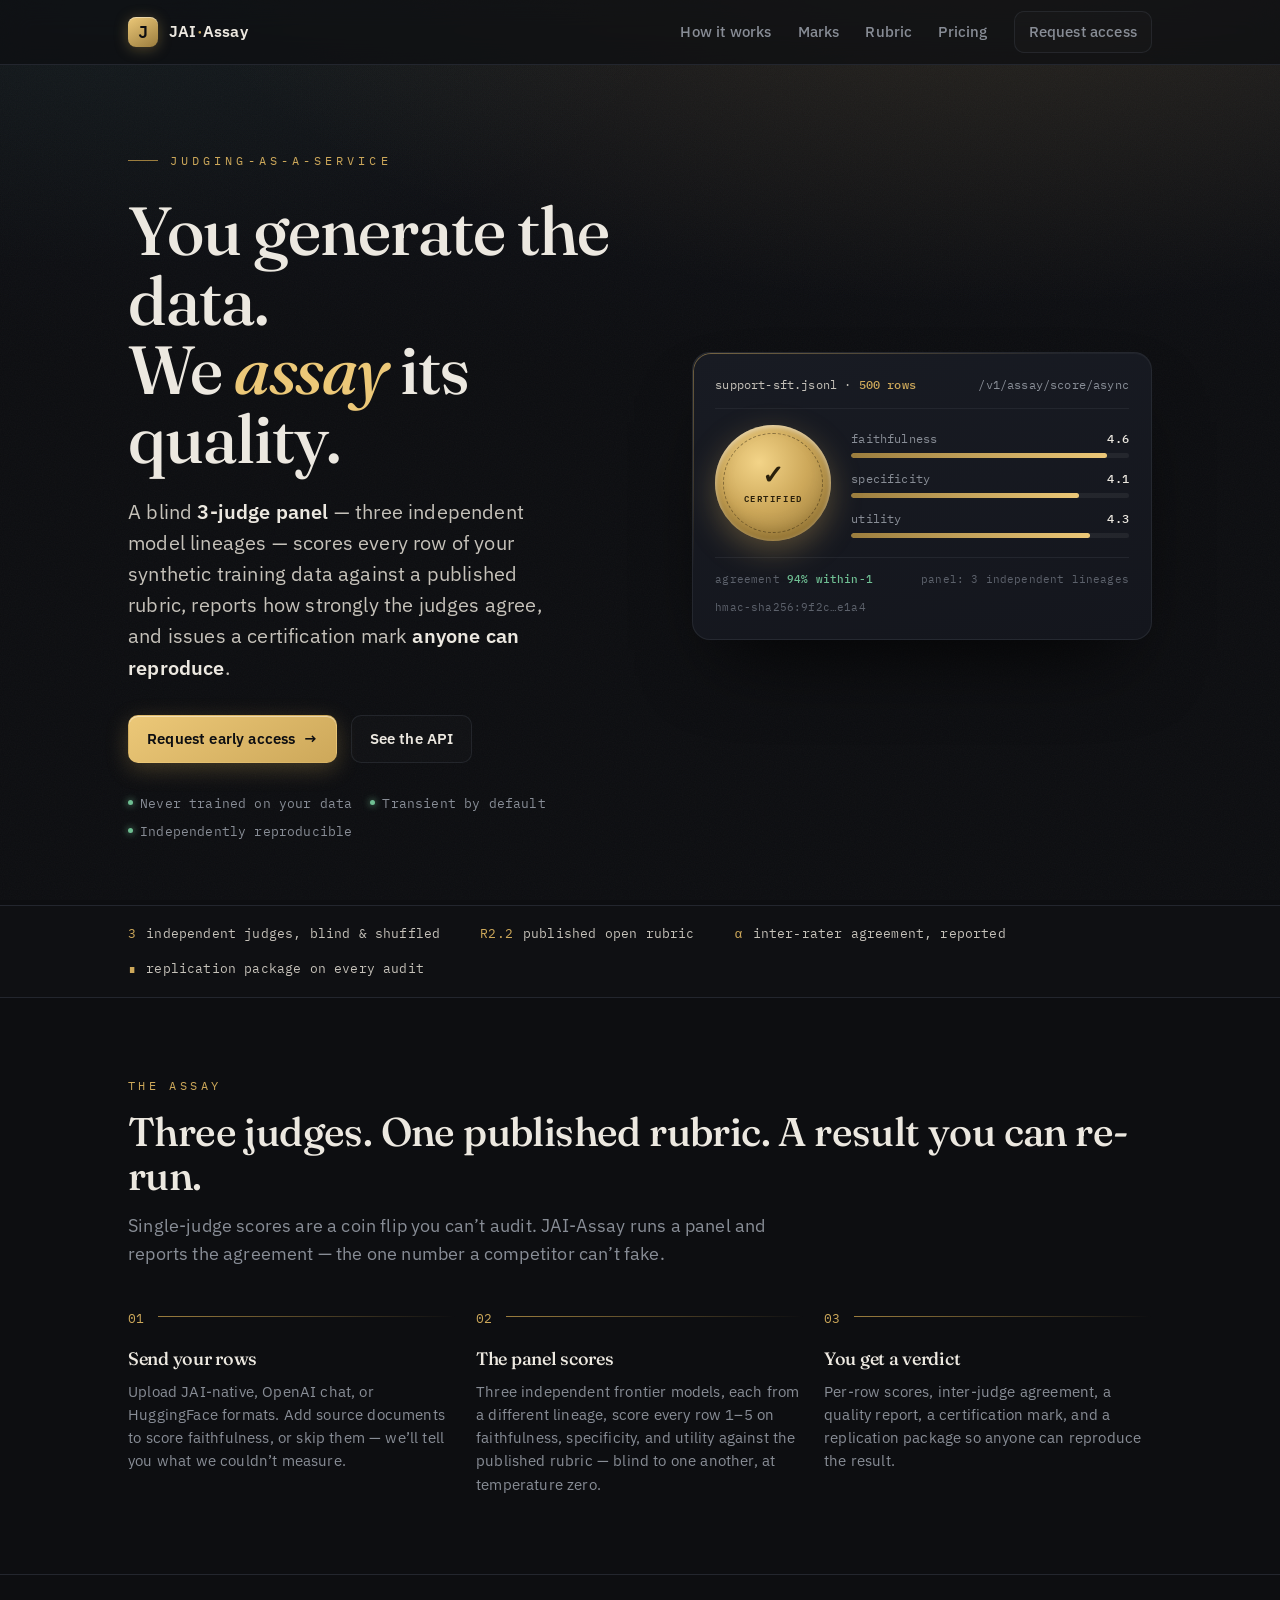
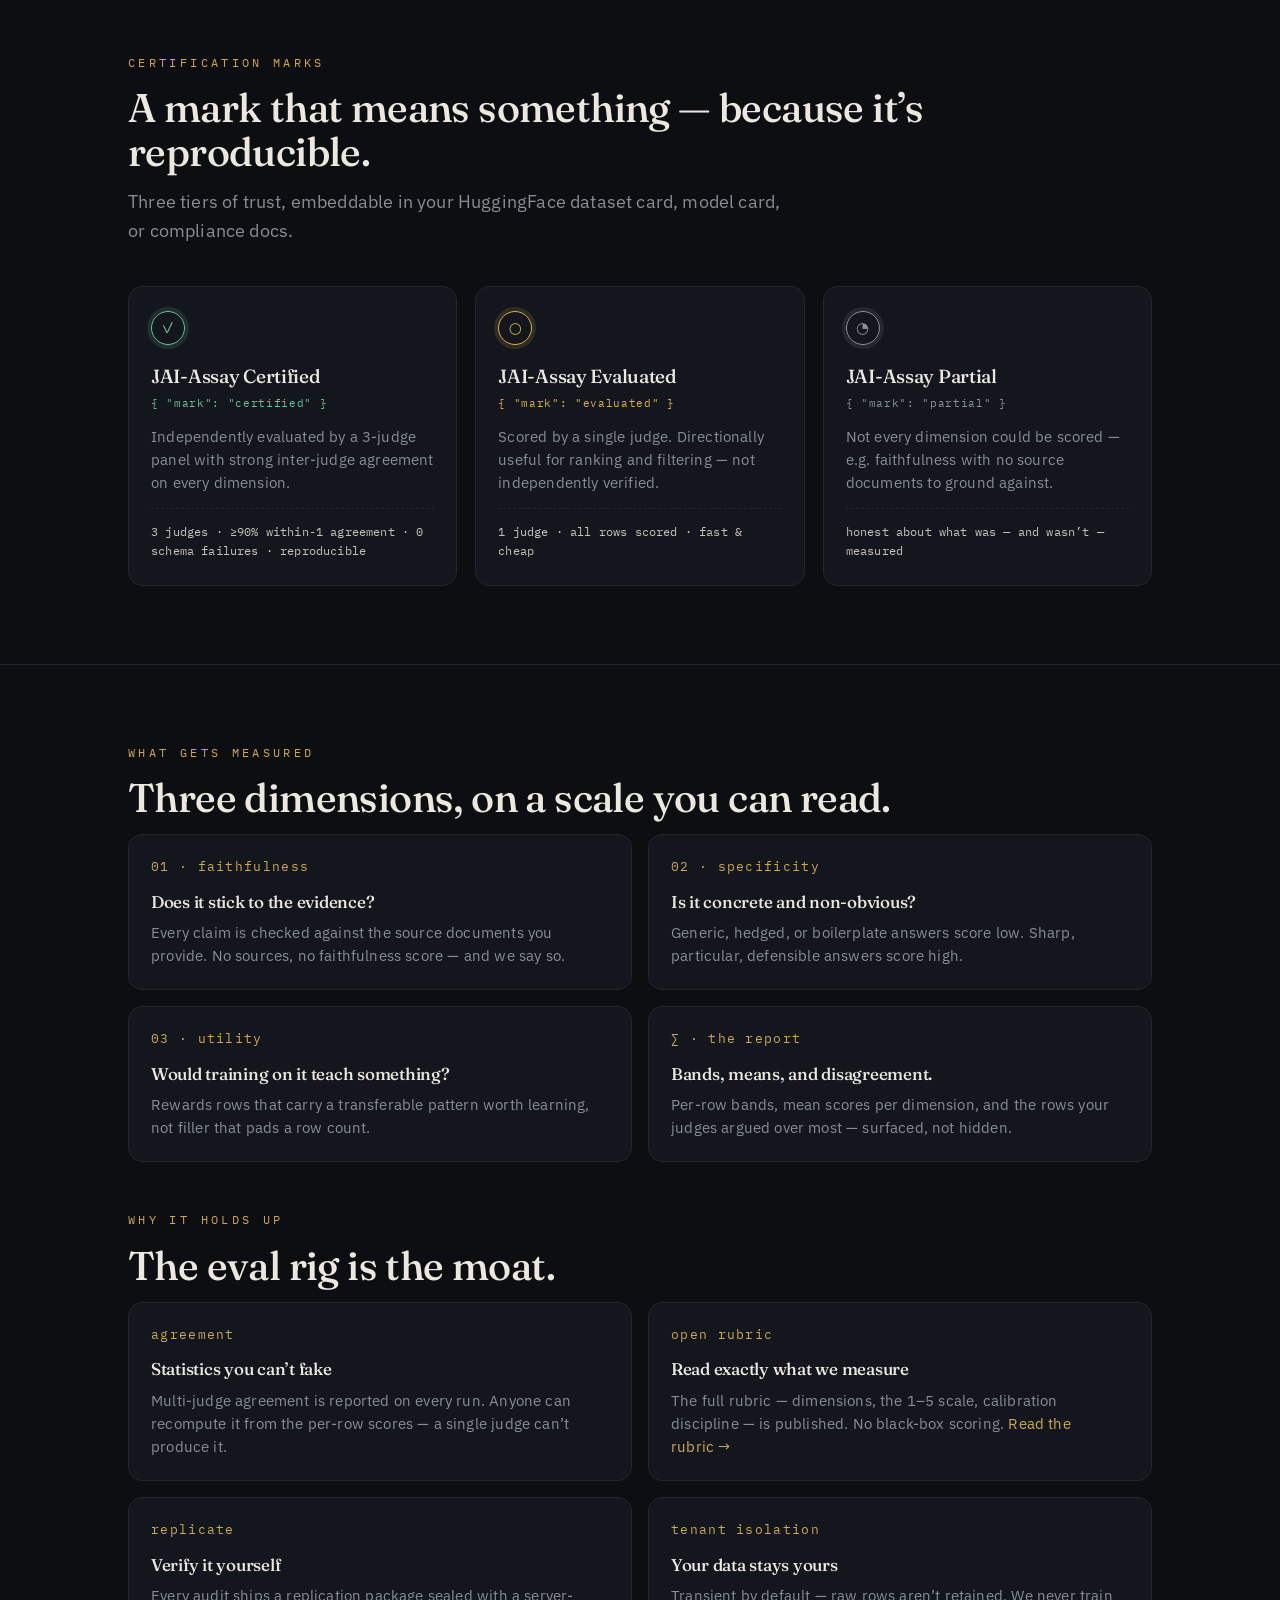
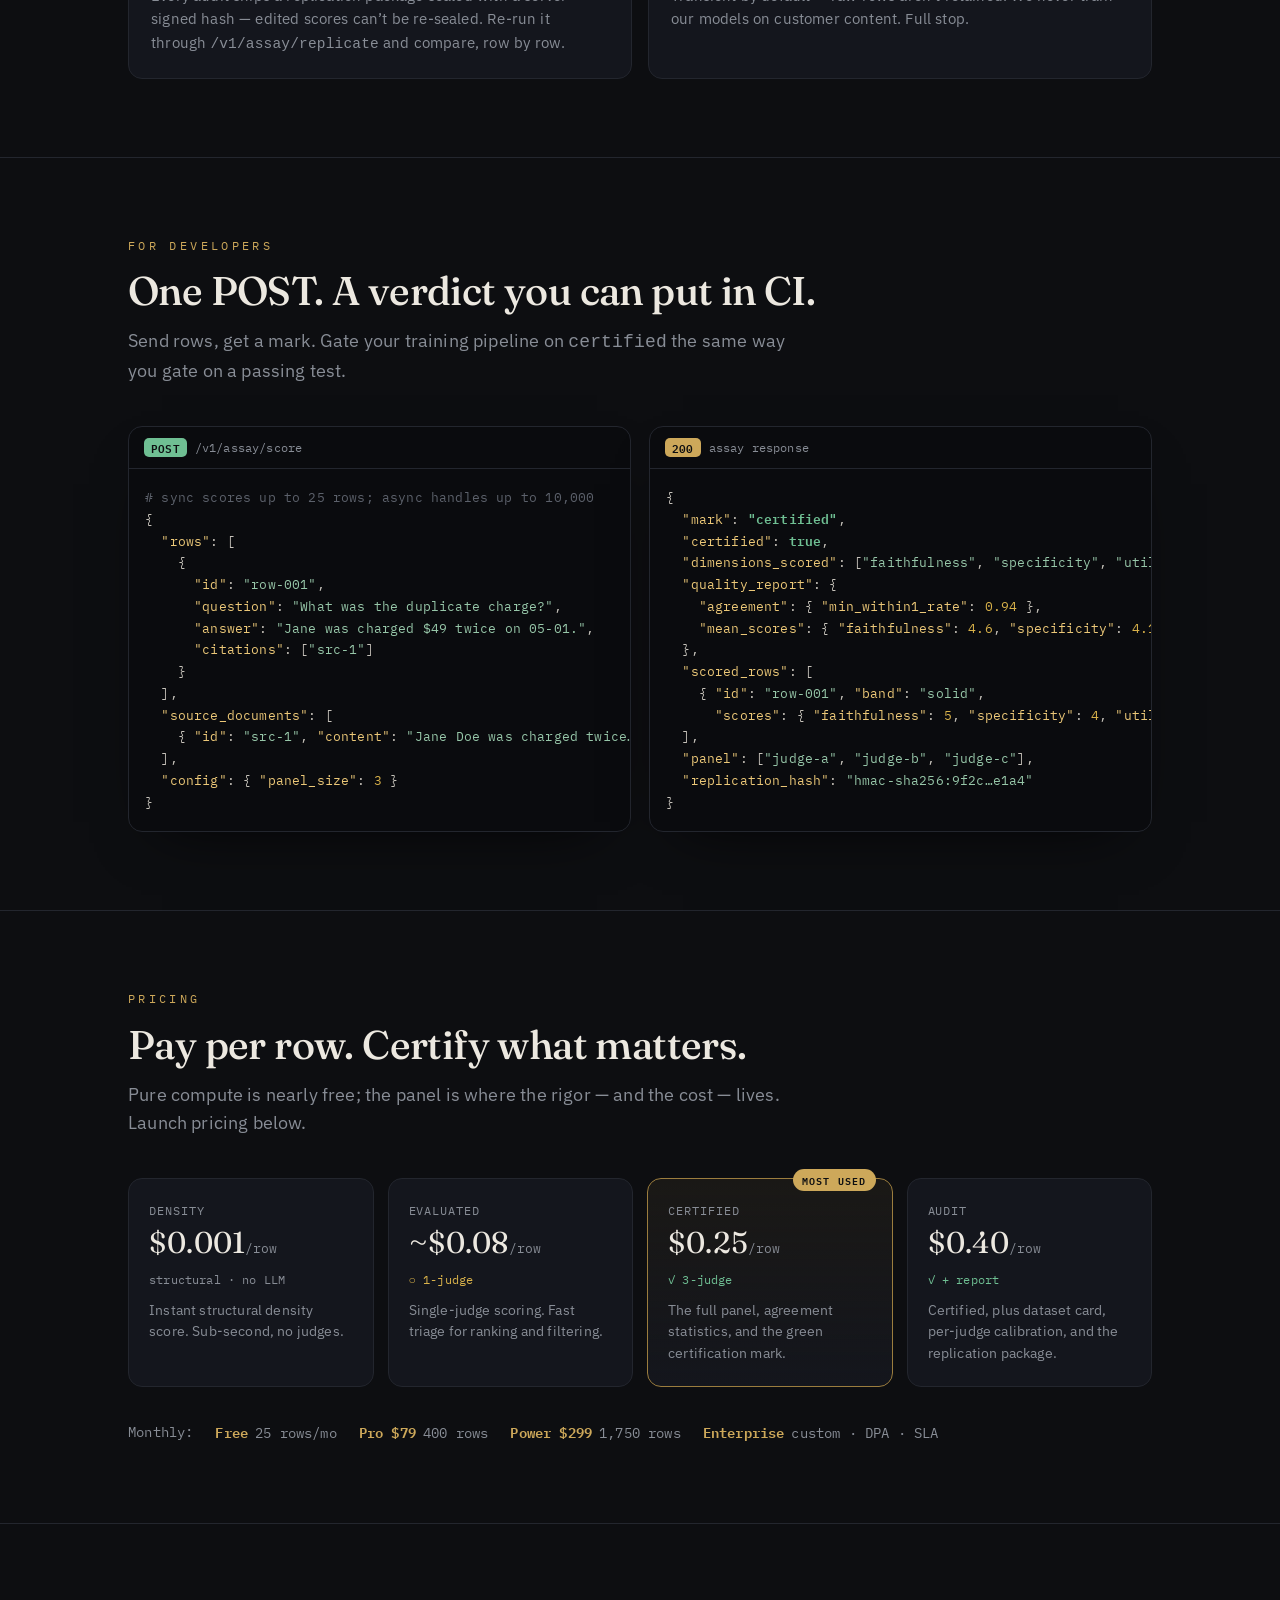
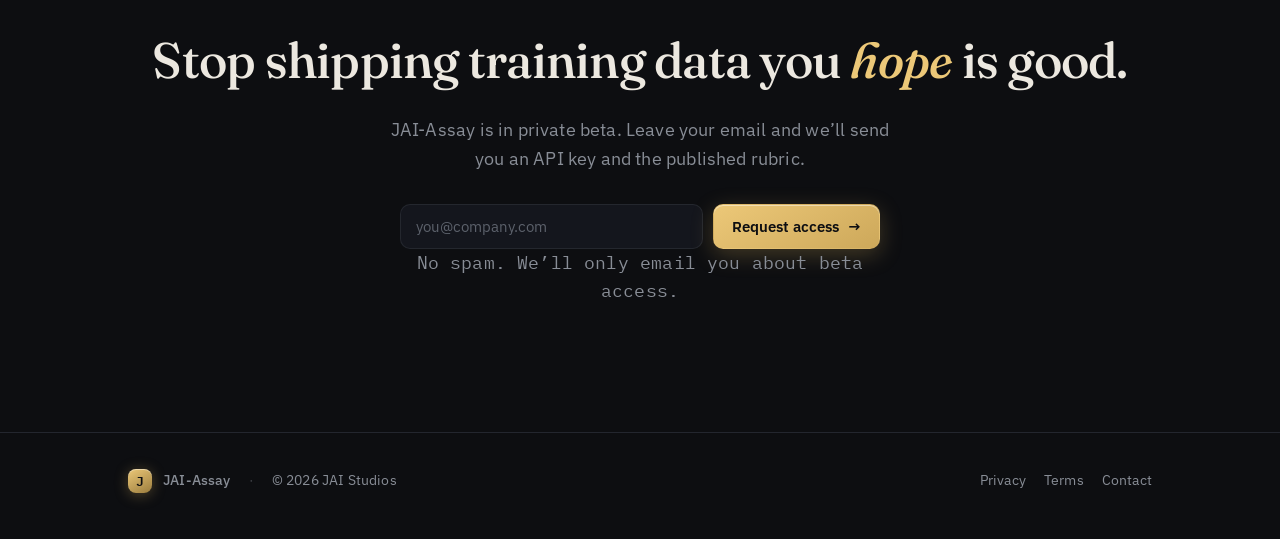
<file: index.html>
<!doctype html>
<html lang="en">
  <head>
    <meta charset="utf-8" />
    <meta name="viewport" content="width=device-width, initial-scale=1" />
    <title>JAI-Assay — audit-grade quality scoring for training data</title>
    <meta
      name="description"
      content="You generate the data. We assay its quality. A blind 3-judge panel scores synthetic training data against a published rubric, reports inter-judge agreement, and issues a certification mark anyone can independently reproduce."
    />
    <meta property="og:title" content="JAI-Assay — assay the quality of your training data" />
    <meta
      property="og:description"
      content="A blind 3-judge panel scores synthetic training data against a published rubric and issues a reproducible certification mark."
    />
    <meta property="og:type" content="website" />
    <meta property="og:url" content="https://jaistudios.app" />
    <meta property="og:image" content="https://jaistudios.app/og.png" />
    <meta property="og:image:width" content="1200" />
    <meta property="og:image:height" content="630" />
    <meta name="twitter:card" content="summary_large_image" />
    <meta name="twitter:title" content="JAI-Assay — assay the quality of your training data" />
    <meta name="twitter:description" content="A blind multi-judge panel scores synthetic training data against a published rubric and issues a reproducible certification mark." />
    <meta name="twitter:image" content="https://jaistudios.app/og.png" />
    <link rel="icon" href="data:image/svg+xml;utf8,<svg xmlns='http://www.w3.org/2000/svg' viewBox='0 0 64 64'><rect width='64' height='64' rx='14' fill='%230d0e11'/><text x='50%25' y='57%25' font-family='ui-monospace,Menlo,monospace' font-size='30' fill='%23cda85a' text-anchor='middle' dominant-baseline='middle' font-weight='700'>J</text></svg>" />
    <link rel="preconnect" href="https://fonts.googleapis.com" />
    <link rel="preconnect" href="https://fonts.gstatic.com" crossorigin />
    <link
      href="https://fonts.googleapis.com/css2?family=Fraunces:ital,opsz,wght@0,9..144,400..700;1,9..144,400..600&family=IBM+Plex+Mono:wght@400;500;600&family=IBM+Plex+Sans:wght@400;500;600&display=swap"
      rel="stylesheet"
    />
    <link rel="stylesheet" href="./style.css" />
  </head>
  <body>
    <!-- nav -->
    <nav class="nav">
      <div class="shell">
        <a class="brand" href="./index.html" aria-label="JAI-Assay home">
          <span class="logo" aria-hidden="true">J</span>
          <span class="wordmark">JAI<b>·</b>Assay</span>
        </a>
        <div class="nav-links">
          <a class="hide-sm" href="#how">How it works</a>
          <a class="hide-sm" href="#marks">Marks</a>
          <a class="hide-sm" href="./rubric.html">Rubric</a>
          <a href="#pricing">Pricing</a>
          <a class="btn btn-ghost" href="#access" style="padding:8px 14px;">Request access</a>
        </div>
      </div>
    </nav>

    <!-- hero -->
    <header class="hero">
      <div class="shell hero-grid">
        <div>
          <div class="eyebrow rise" style="--d:0">Judging-as-a-service</div>
          <h1 class="rise" style="--d:1">You generate the data.<br />We <em>assay</em> its quality.</h1>
          <p class="lede rise" style="--d:2">
            A blind <b>3-judge panel</b> &mdash; three independent model
            lineages &mdash; scores every row of your synthetic training data
            against a published rubric, reports how strongly the judges agree,
            and issues a certification mark <b>anyone can reproduce</b>.
          </p>
          <div class="cta-row rise" style="--d:3">
            <a class="btn btn-gold" href="#access">Request early access <span class="arw" aria-hidden="true">→</span></a>
            <a class="btn btn-ghost" href="#api">See the API</a>
          </div>
          <div class="trust-line rise" style="--d:4">
            <span>Never trained on your data</span>
            <span>Transient by default</span>
            <span>Independently reproducible</span>
          </div>
        </div>

        <!-- specimen / quality report -->
        <aside class="specimen rise" style="--d:3" aria-label="Example quality report">
          <div class="spec-head">
            <span class="spec-file">support-sft.jsonl · <b>500 rows</b></span>
            <span>/v1/assay/score/async</span>
          </div>
          <div class="spec-body">
            <div class="seal" role="img" aria-label="JAI-Assay Certified seal">
              <div class="seal-inner">
                <div class="mark">✓</div>
                <div class="lbl">Certified</div>
              </div>
            </div>
            <div class="spec-metrics">
              <div class="metric">
                <div class="metric-top"><span class="k">faithfulness</span><span class="v">4.6</span></div>
                <div class="bar"><i style="width:92%"></i></div>
              </div>
              <div class="metric">
                <div class="metric-top"><span class="k">specificity</span><span class="v">4.1</span></div>
                <div class="bar"><i style="width:82%"></i></div>
              </div>
              <div class="metric">
                <div class="metric-top"><span class="k">utility</span><span class="v">4.3</span></div>
                <div class="bar"><i style="width:86%"></i></div>
              </div>
            </div>
          </div>
          <div class="spec-foot">
            <span>agreement <b>94% within-1</b></span>
            <span>panel: 3 independent lineages</span>
            <span>hmac-sha256:9f2c…e1a4</span>
          </div>
        </aside>
      </div>
    </header>

    <!-- credential strip -->
    <div class="creds">
      <div class="shell">
        <span class="cred"><span>3</span> independent judges, blind &amp; shuffled</span>
        <span class="cred"><span>R2.2</span> published open rubric</span>
        <span class="cred"><span>α</span> inter-rater agreement, reported</span>
        <span class="cred"><span>∎</span> replication package on every audit</span>
      </div>
    </div>

    <!-- how it works -->
    <section class="block" id="how">
      <div class="shell">
        <div class="kicker reveal">The assay</div>
        <h2 class="reveal">Three judges. One published rubric. A result you can re-run.</h2>
        <p class="section-lede reveal">
          Single-judge scores are a coin flip you can&rsquo;t audit. JAI-Assay runs
          a panel and reports the agreement &mdash; the one number a competitor
          can&rsquo;t fake.
        </p>
        <div class="steps">
          <div class="step reveal">
            <h3>Send your rows</h3>
            <p>Upload JAI-native, OpenAI chat, or HuggingFace formats. Add source documents to score faithfulness, or skip them &mdash; we&rsquo;ll tell you what we couldn&rsquo;t measure.</p>
          </div>
          <div class="step reveal" style="--d:1">
            <h3>The panel scores</h3>
            <p>Three independent frontier models, each from a different lineage, score every row 1&ndash;5 on faithfulness, specificity, and utility against the published rubric &mdash; blind to one another, at temperature zero.</p>
          </div>
          <div class="step reveal" style="--d:2">
            <h3>You get a verdict</h3>
            <p>Per-row scores, inter-judge agreement, a quality report, a certification mark, and a replication package so anyone can reproduce the result.</p>
          </div>
        </div>
      </div>
    </section>

    <!-- certification marks -->
    <section class="block" id="marks">
      <div class="shell">
        <div class="kicker reveal">Certification marks</div>
        <h2 class="reveal">A mark that means something &mdash; because it&rsquo;s reproducible.</h2>
        <p class="section-lede reveal">
          Three tiers of trust, embeddable in your HuggingFace dataset card, model
          card, or compliance docs.
        </p>
        <div class="marks">
          <div class="mark-card c-cert reveal">
            <div class="glyph" aria-hidden="true">✓</div>
            <h3>JAI-Assay Certified</h3>
            <div class="tag">{ "mark": "certified" }</div>
            <p>Independently evaluated by a 3-judge panel with strong inter-judge agreement on every dimension.</p>
            <div class="req">3 judges · ≥90% within-1 agreement · 0 schema failures · reproducible</div>
          </div>
          <div class="mark-card c-eval reveal" style="--d:1">
            <div class="glyph" aria-hidden="true">○</div>
            <h3>JAI-Assay Evaluated</h3>
            <div class="tag">{ "mark": "evaluated" }</div>
            <p>Scored by a single judge. Directionally useful for ranking and filtering &mdash; not independently verified.</p>
            <div class="req">1 judge · all rows scored · fast &amp; cheap</div>
          </div>
          <div class="mark-card c-part reveal" style="--d:2">
            <div class="glyph" aria-hidden="true">◔</div>
            <h3>JAI-Assay Partial</h3>
            <div class="tag">{ "mark": "partial" }</div>
            <p>Not every dimension could be scored &mdash; e.g. faithfulness with no source documents to ground against.</p>
            <div class="req">honest about what was &mdash; and wasn&rsquo;t &mdash; measured</div>
          </div>
        </div>
      </div>
    </section>

    <!-- what we measure + why it holds up -->
    <section class="block">
      <div class="shell">
        <div class="kicker reveal">What gets measured</div>
        <h2 class="reveal">Three dimensions, on a scale you can read.</h2>
        <div class="feat-grid" style="margin-bottom:48px;">
          <div class="feat reveal">
            <div class="ic">01 · faithfulness</div>
            <h3>Does it stick to the evidence?</h3>
            <p>Every claim is checked against the source documents you provide. No sources, no faithfulness score &mdash; and we say so.</p>
          </div>
          <div class="feat reveal" style="--d:1">
            <div class="ic">02 · specificity</div>
            <h3>Is it concrete and non-obvious?</h3>
            <p>Generic, hedged, or boilerplate answers score low. Sharp, particular, defensible answers score high.</p>
          </div>
          <div class="feat reveal" style="--d:2">
            <div class="ic">03 · utility</div>
            <h3>Would training on it teach something?</h3>
            <p>Rewards rows that carry a transferable pattern worth learning, not filler that pads a row count.</p>
          </div>
          <div class="feat reveal" style="--d:3">
            <div class="ic">∑ · the report</div>
            <h3>Bands, means, and disagreement.</h3>
            <p>Per-row bands, mean scores per dimension, and the rows your judges argued over most &mdash; surfaced, not hidden.</p>
          </div>
        </div>

        <div class="kicker reveal">Why it holds up</div>
        <h2 class="reveal">The eval rig is the moat.</h2>
        <div class="feat-grid">
          <div class="feat reveal">
            <div class="ic">agreement</div>
            <h3>Statistics you can&rsquo;t fake</h3>
            <p>Multi-judge agreement is reported on every run. Anyone can recompute it from the per-row scores &mdash; a single judge can&rsquo;t produce it.</p>
          </div>
          <div class="feat reveal" style="--d:1">
            <div class="ic">open rubric</div>
            <h3>Read exactly what we measure</h3>
            <p>The full rubric &mdash; dimensions, the 1&ndash;5 scale, calibration discipline &mdash; is published. No black-box scoring. <a href="./rubric.html">Read the rubric&nbsp;&rarr;</a></p>
          </div>
          <div class="feat reveal" style="--d:2">
            <div class="ic">replicate</div>
            <h3>Verify it yourself</h3>
            <p>Every audit ships a replication package sealed with a server-signed hash &mdash; edited scores can&rsquo;t be re-sealed. Re-run it through <code>/v1/assay/replicate</code> and compare, row by row.</p>
          </div>
          <div class="feat reveal" style="--d:3">
            <div class="ic">tenant isolation</div>
            <h3>Your data stays yours</h3>
            <p>Transient by default &mdash; raw rows aren&rsquo;t retained. We never train our models on customer content. Full stop.</p>
          </div>
        </div>
      </div>
    </section>

    <!-- API -->
    <section class="block" id="api">
      <div class="shell">
        <div class="kicker reveal">For developers</div>
        <h2 class="reveal">One POST. A verdict you can put in CI.</h2>
        <p class="section-lede reveal">
          Send rows, get a mark. Gate your training pipeline on
          <code>certified</code> the same way you gate on a passing test.
        </p>
        <div class="api-grid">
          <div class="code reveal">
            <div class="code-bar"><span class="verb">POST</span> /v1/assay/score</div>
<pre><span class="c"># sync scores up to 25 rows; async handles up to 10,000</span>
{
  <span class="k">"rows"</span>: [
    {
      <span class="k">"id"</span>: <span class="s">"row-001"</span>,
      <span class="k">"question"</span>: <span class="s">"What was the duplicate charge?"</span>,
      <span class="k">"answer"</span>: <span class="s">"Jane was charged $49 twice on 05-01."</span>,
      <span class="k">"citations"</span>: [<span class="s">"src-1"</span>]
    }
  ],
  <span class="k">"source_documents"</span>: [
    { <span class="k">"id"</span>: <span class="s">"src-1"</span>, <span class="k">"content"</span>: <span class="s">"Jane Doe was charged twice…"</span> }
  ],
  <span class="k">"config"</span>: { <span class="k">"panel_size"</span>: <span class="n">3</span> }
}</pre>
          </div>
          <div class="code reveal" style="--d:1">
            <div class="code-bar"><span class="verb res">200</span> assay response</div>
<pre>{
  <span class="k">"mark"</span>: <span class="ok">"certified"</span>,
  <span class="k">"certified"</span>: <span class="ok">true</span>,
  <span class="k">"dimensions_scored"</span>: [<span class="s">"faithfulness"</span>, <span class="s">"specificity"</span>, <span class="s">"utility"</span>],
  <span class="k">"quality_report"</span>: {
    <span class="k">"agreement"</span>: { <span class="k">"min_within1_rate"</span>: <span class="n">0.94</span> },
    <span class="k">"mean_scores"</span>: { <span class="k">"faithfulness"</span>: <span class="n">4.6</span>, <span class="k">"specificity"</span>: <span class="n">4.1</span> }
  },
  <span class="k">"scored_rows"</span>: [
    { <span class="k">"id"</span>: <span class="s">"row-001"</span>, <span class="k">"band"</span>: <span class="s">"solid"</span>,
      <span class="k">"scores"</span>: { <span class="k">"faithfulness"</span>: <span class="n">5</span>, <span class="k">"specificity"</span>: <span class="n">4</span>, <span class="k">"utility"</span>: <span class="n">4</span> } }
  ],
  <span class="k">"panel"</span>: [<span class="s">"judge-a"</span>, <span class="s">"judge-b"</span>, <span class="s">"judge-c"</span>],
  <span class="k">"replication_hash"</span>: <span class="s">"hmac-sha256:9f2c…e1a4"</span>
}</pre>
          </div>
        </div>
      </div>
    </section>

    <!-- pricing -->
    <section class="block" id="pricing">
      <div class="shell">
        <div class="kicker reveal">Pricing</div>
        <h2 class="reveal">Pay per row. Certify what matters.</h2>
        <p class="section-lede reveal">
          Pure compute is nearly free; the panel is where the rigor &mdash; and the
          cost &mdash; lives. Launch pricing below.
        </p>
        <div class="price-grid">
          <div class="price reveal">
            <div class="pt-name">Density</div>
            <div class="amt">$0.001<small>/row</small></div>
            <div class="mark-pill" style="color:var(--muted)">structural · no LLM</div>
            <p>Instant structural density score. Sub-second, no judges.</p>
          </div>
          <div class="price reveal" style="--d:1">
            <div class="pt-name">Evaluated</div>
            <div class="amt">~$0.08<small>/row</small></div>
            <div class="mark-pill" style="color:var(--evaluated)">○ 1-judge</div>
            <p>Single-judge scoring. Fast triage for ranking and filtering.</p>
          </div>
          <div class="price feature reveal" style="--d:2">
            <span class="badge">Most used</span>
            <div class="pt-name">Certified</div>
            <div class="amt">$0.25<small>/row</small></div>
            <div class="mark-pill" style="color:var(--certified)">✓ 3-judge</div>
            <p>The full panel, agreement statistics, and the green certification mark.</p>
          </div>
          <div class="price reveal" style="--d:3">
            <div class="pt-name">Audit</div>
            <div class="amt">$0.40<small>/row</small></div>
            <div class="mark-pill" style="color:var(--certified)">✓ + report</div>
            <p>Certified, plus dataset card, per-judge calibration, and the replication package.</p>
          </div>
        </div>
        <div class="plans">
          <span class="plans-label" style="color:var(--muted)">Monthly:</span>
          <span class="pl"><b>Free</b> <s>25 rows/mo</s></span>
          <span class="pl"><b>Pro $79</b> <s>400 rows</s></span>
          <span class="pl"><b>Power $299</b> <s>1,750 rows</s></span>
          <span class="pl"><b>Enterprise</b> <s>custom · DPA · SLA</s></span>
        </div>
      </div>
    </section>

    <!-- closing CTA -->
    <section class="closer" id="access">
      <div class="shell">
        <h2 class="reveal">Stop shipping training data you <em>hope</em> is good.</h2>
        <p class="reveal">JAI-Assay is in private beta. Leave your email and we&rsquo;ll send you an API key and the published rubric.</p>

        <!-- Email capture. Set ACTION to your Formspree form endpoint
             (https://formspree.io/f/XXXXXXXX) — or any form backend that
             accepts a POST with an `email` field — to activate. -->
        <form
          class="signup reveal"
          id="access-form"
          action="https://formspree.io/f/YOUR_FORM_ID"
          method="POST"
        >
          <label class="sr-only" for="email">Work email</label>
          <input
            type="email"
            id="email"
            name="email"
            inputmode="email"
            autocomplete="email"
            required
            placeholder="you@company.com"
          />
          <button class="btn btn-gold" type="submit">
            Request access <span class="arw" aria-hidden="true">→</span>
          </button>
        </form>
        <p class="signup-note reveal" id="form-note">
          No spam. We&rsquo;ll only email you about beta access.
        </p>
      </div>
    </section>

    <!-- footer -->
    <footer class="foot">
      <div class="shell">
        <a class="brand" href="./index.html">
          <span class="logo" aria-hidden="true">J</span>
          <span>JAI-Assay</span>
        </a>
        <span class="sep" aria-hidden="true">·</span>
        <span>&copy; <span id="year">2026</span> JAI Studios</span>
        <span class="links">
          <a href="./privacy.html">Privacy</a>
          <a href="./terms.html">Terms</a>
          <a href="mailto:hello@jaistudios.app">Contact</a>
        </span>
      </div>
    </footer>

    <script>
      document.documentElement.classList.add("js");
      document.getElementById("year").textContent = new Date().getFullYear();

      // Email capture — progressive enhancement. Without JS the form does a
      // normal POST to the action; with JS we submit via fetch and show an
      // inline confirmation. If the action is still the placeholder, fall
      // back to a mailto so the page is never a dead end.
      (function () {
        var form = document.getElementById("access-form");
        var note = document.getElementById("form-note");
        if (!form) return;
        var placeholder = form.action.indexOf("YOUR_FORM_ID") !== -1;
        if (placeholder) {
          form.addEventListener("submit", function (e) {
            e.preventDefault();
            var email = (form.email.value || "").trim();
            window.location.href =
              "mailto:hello@jaistudios.app?subject=JAI-Assay%20early%20access" +
              (email ? "&body=" + encodeURIComponent("Email: " + email) : "");
          });
          return;
        }
        form.addEventListener("submit", function (e) {
          e.preventDefault();
          var btn = form.querySelector("button");
          btn.disabled = true;
          fetch(form.action, {
            method: "POST",
            body: new FormData(form),
            headers: { Accept: "application/json" },
          })
            .then(function (r) {
              if (!r.ok) throw new Error("bad status");
              form.style.display = "none";
              note.innerHTML =
                "<b style='color:var(--certified)'>Thanks — you’re on the list.</b> We’ll be in touch with your key and the rubric.";
            })
            .catch(function () {
              btn.disabled = false;
              note.innerHTML =
                "Something went wrong. Email <a href='mailto:hello@jaistudios.app'>hello@jaistudios.app</a> and we’ll sort it.";
            });
        });
      })();

      (function () {
        var els = document.querySelectorAll(".reveal");
        if (!("IntersectionObserver" in window)) {
          els.forEach(function (el) { el.classList.add("in"); });
          return;
        }
        var io = new IntersectionObserver(
          function (entries) {
            entries.forEach(function (e) {
              if (e.isIntersecting) {
                var el = e.target;
                var d = parseFloat(el.style.getPropertyValue("--d")) || 0;
                setTimeout(function () { el.classList.add("in"); }, d * 80);
                io.unobserve(el);
              }
            });
          },
          { rootMargin: "0px 0px -10% 0px" }
        );
        els.forEach(function (el) { io.observe(el); });
      })();
    </script>
  </body>
</html>
</file>
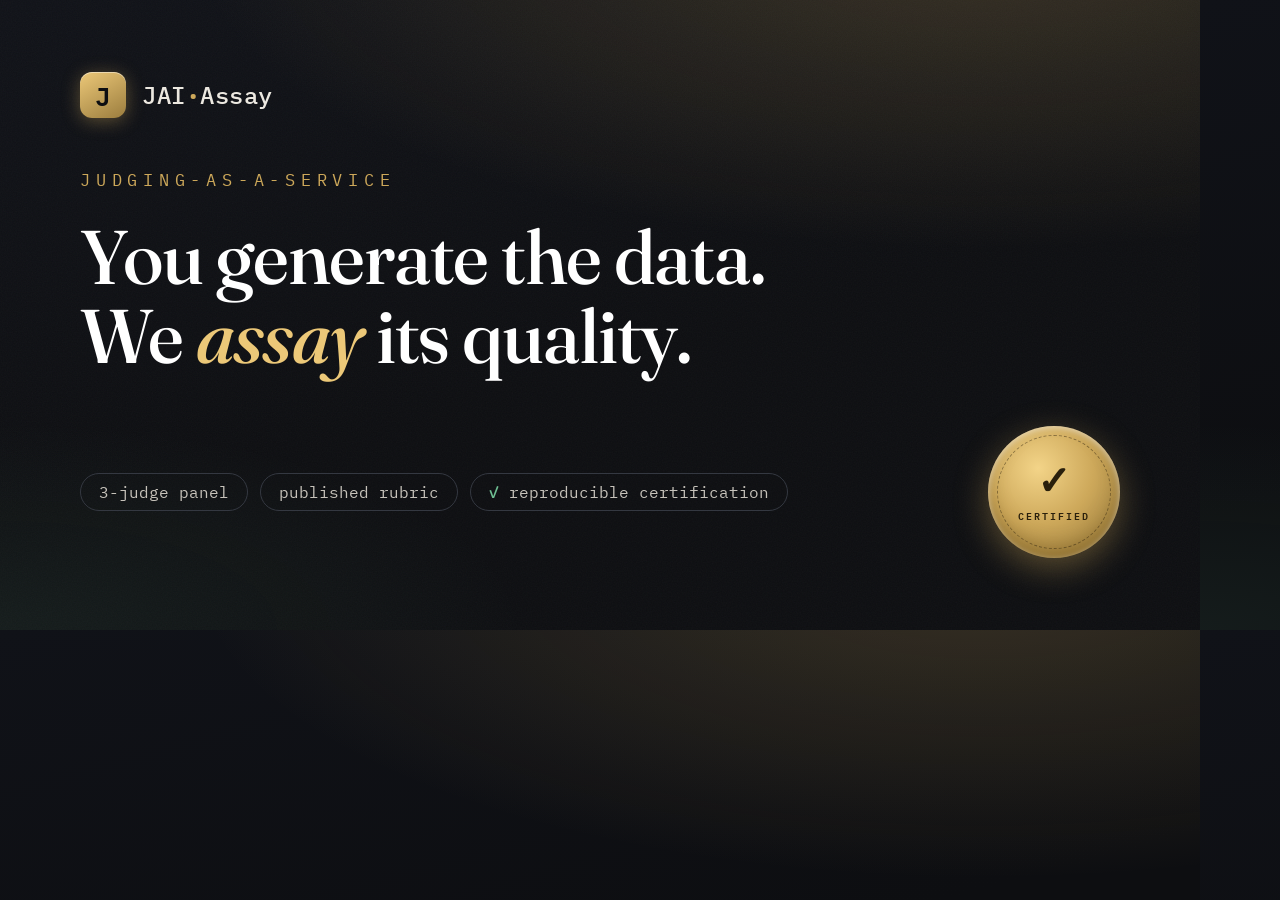
<file: og-image.html>
<!doctype html>
<!-- Source for og.png. Render at 1200x630 and screenshot to og.png.
     Not served; kept in-repo so the share card can be regenerated. -->
<html lang="en">
  <head>
    <meta charset="utf-8" />
    <link href="https://fonts.googleapis.com/css2?family=Fraunces:ital,opsz,wght@0,9..144,500..600;1,9..144,500..600&family=IBM+Plex+Mono:wght@400;500;600&display=swap" rel="stylesheet" />
    <style>
      * { margin: 0; box-sizing: border-box; }
      html, body { width: 1200px; height: 630px; overflow: hidden; }
      body {
        background:
          radial-gradient(120% 90% at 82% -10%, rgba(205,168,90,0.22), transparent 55%),
          radial-gradient(80% 60% at 0% 100%, rgba(111,191,147,0.08), transparent 55%),
          linear-gradient(165deg, #101218, #0d0e11 55%);
        color: #ece8e0;
        font-family: "IBM Plex Mono", monospace;
        padding: 72px 80px;
        display: flex; flex-direction: column; justify-content: space-between;
        position: relative;
      }
      .grain { position: absolute; inset: 0; opacity: 0.04;
        background-image: url("data:image/svg+xml,%3Csvg xmlns='http://www.w3.org/2000/svg' width='120' height='120'%3E%3Cfilter id='n'%3E%3CfeTurbulence type='fractalNoise' baseFrequency='0.8' numOctaves='2'/%3E%3C/filter%3E%3Crect width='100%25' height='100%25' filter='url(%23n)'/%3E%3C/svg%3E"); }
      .top { display: flex; align-items: center; gap: 16px; position: relative; }
      .logo { width: 46px; height: 46px; border-radius: 12px; display: grid; place-items: center;
        font-weight: 600; font-size: 26px; color: #0d0e11;
        background: linear-gradient(150deg, #ecc878, #9b7d3e);
        box-shadow: 0 3px 18px rgba(205,168,90,0.4), inset 0 1px 0 rgba(255,255,255,0.45); }
      .wm { font-size: 24px; letter-spacing: 0.5px; font-weight: 500; }
      .wm b { color: #cda85a; }
      .mid { position: relative; max-width: 760px; }
      .eyebrow { color: #cda85a; font-size: 17px; letter-spacing: 0.34em; text-transform: uppercase; margin-bottom: 26px; }
      h1 { font-family: "Fraunces", serif; font-weight: 500; font-size: 76px; line-height: 1.04; letter-spacing: -0.015em; color: #fff; }
      h1 em { font-style: italic; color: #ecc878; }
      .bottom { display: flex; align-items: center; justify-content: space-between; position: relative; }
      .tags { display: flex; gap: 12px; }
      .tag { font-size: 16px; color: #c6c2ba; border: 1px solid #343841; border-radius: 999px; padding: 8px 18px; }
      .tag b { color: #6fbf93; font-weight: 500; }
      .seal { width: 132px; height: 132px; border-radius: 50%; display: grid; place-items: center; text-align: center;
        background: radial-gradient(circle at 38% 32%, #f3d488, #cda85a 46%, #9b7d3e 88%);
        color: #2a200c; box-shadow: 0 10px 34px rgba(205,168,90,0.4), inset 0 2px 6px rgba(255,255,255,0.55), inset 0 -10px 18px rgba(120,90,30,0.5);
        position: relative; }
      .seal::before { content: ""; position: absolute; inset: 9px; border-radius: 50%; border: 1.5px dashed rgba(42,32,12,0.45); }
      .seal .mark { font-family: "Fraunces", serif; font-weight: 600; font-size: 40px; line-height: 1; }
      .seal .lbl { font-size: 10px; letter-spacing: 0.2em; text-transform: uppercase; margin-top: 5px; font-weight: 600; }
    </style>
  </head>
  <body>
    <div class="grain"></div>
    <div class="top">
      <span class="logo">J</span>
      <span class="wm">JAI<b>·</b>Assay</span>
    </div>
    <div class="mid">
      <div class="eyebrow">Judging-as-a-service</div>
      <h1>You generate the data.<br />We <em>assay</em> its quality.</h1>
    </div>
    <div class="bottom">
      <div class="tags">
        <span class="tag">3-judge panel</span>
        <span class="tag">published rubric</span>
        <span class="tag"><b>✓</b> reproducible certification</span>
      </div>
      <div class="seal"><div><div class="mark">✓</div><div class="lbl">Certified</div></div></div>
    </div>
  </body>
</html>
</file>
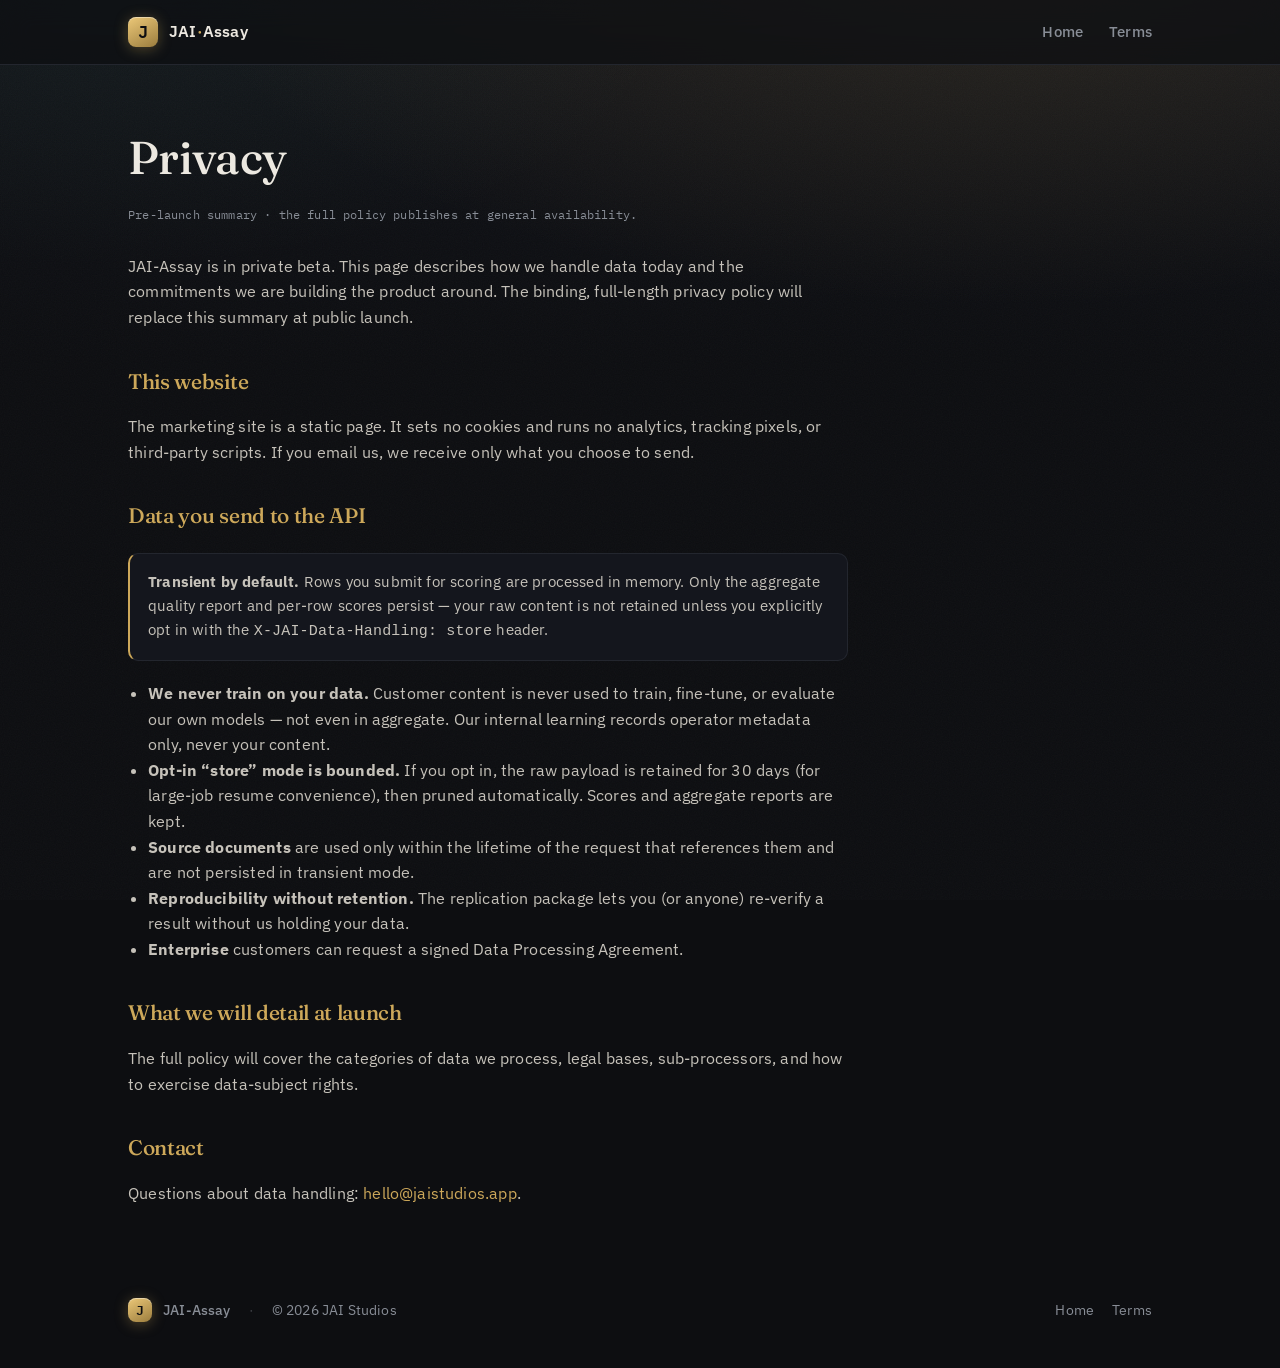
<file: privacy.html>
<!doctype html>
<html lang="en">
  <head>
    <meta charset="utf-8" />
    <meta name="viewport" content="width=device-width, initial-scale=1" />
    <title>Privacy — JAI-Assay</title>
    <meta name="description" content="How JAI-Assay handles your data: transient by default, never trained on, reproducible." />
    <link rel="icon" href="data:image/svg+xml;utf8,<svg xmlns='http://www.w3.org/2000/svg' viewBox='0 0 64 64'><rect width='64' height='64' rx='14' fill='%230d0e11'/><text x='50%25' y='57%25' font-family='ui-monospace,Menlo,monospace' font-size='30' fill='%23cda85a' text-anchor='middle' dominant-baseline='middle' font-weight='700'>J</text></svg>" />
    <link rel="preconnect" href="https://fonts.googleapis.com" />
    <link rel="preconnect" href="https://fonts.gstatic.com" crossorigin />
    <link href="https://fonts.googleapis.com/css2?family=Fraunces:ital,opsz,wght@0,9..144,400..700;1,9..144,400..600&family=IBM+Plex+Mono:wght@400;500;600&family=IBM+Plex+Sans:wght@400;500;600&display=swap" rel="stylesheet" />
    <link rel="stylesheet" href="./style.css" />
  </head>
  <body>
    <nav class="nav">
      <div class="shell">
        <a class="brand" href="./index.html" aria-label="JAI-Assay home">
          <span class="logo" aria-hidden="true">J</span>
          <span class="wordmark">JAI<b>·</b>Assay</span>
        </a>
        <div class="nav-links">
          <a href="./index.html">Home</a>
          <a href="./terms.html">Terms</a>
        </div>
      </div>
    </nav>

    <main class="shell">
      <article class="prose">
        <h1>Privacy</h1>
        <div class="updated">Pre-launch summary · the full policy publishes at general availability.</div>

        <p>
          JAI-Assay is in private beta. This page describes how we handle data
          today and the commitments we are building the product around. The
          binding, full-length privacy policy will replace this summary at
          public launch.
        </p>

        <h2>This website</h2>
        <p>
          The marketing site is a static page. It sets no cookies and runs no
          analytics, tracking pixels, or third-party scripts. If you email us,
          we receive only what you choose to send.
        </p>

        <h2>Data you send to the API</h2>
        <div class="callout">
          <b>Transient by default.</b> Rows you submit for scoring are processed
          in memory. Only the aggregate quality report and per-row scores
          persist &mdash; your raw content is not retained unless you explicitly
          opt in with the <code>X-JAI-Data-Handling: store</code> header.
        </div>
        <ul>
          <li><b>We never train on your data.</b> Customer content is never used to train, fine-tune, or evaluate our own models &mdash; not even in aggregate. Our internal learning records operator metadata only, never your content.</li>
          <li><b>Opt-in &ldquo;store&rdquo; mode is bounded.</b> If you opt in, the raw payload is retained for 30 days (for large-job resume convenience), then pruned automatically. Scores and aggregate reports are kept.</li>
          <li><b>Source documents</b> are used only within the lifetime of the request that references them and are not persisted in transient mode.</li>
          <li><b>Reproducibility without retention.</b> The replication package lets you (or anyone) re-verify a result without us holding your data.</li>
          <li><b>Enterprise</b> customers can request a signed Data Processing Agreement.</li>
        </ul>

        <h2>What we will detail at launch</h2>
        <p>
          The full policy will cover the categories of data we process, legal
          bases, sub-processors, and how to exercise data-subject rights.
        </p>

        <h2>Contact</h2>
        <p>
          Questions about data handling: <a href="mailto:hello@jaistudios.app">hello@jaistudios.app</a>.
        </p>
      </article>
    </main>

    <footer class="foot">
      <div class="shell">
        <a class="brand" href="./index.html">
          <span class="logo" aria-hidden="true">J</span>
          <span>JAI-Assay</span>
        </a>
        <span class="sep" aria-hidden="true">·</span>
        <span>&copy; <span id="year">2026</span> JAI Studios</span>
        <span class="links">
          <a href="./index.html">Home</a>
          <a href="./terms.html">Terms</a>
        </span>
      </div>
    </footer>
    <script>document.getElementById("year").textContent = new Date().getFullYear();</script>
  </body>
</html>
</file>
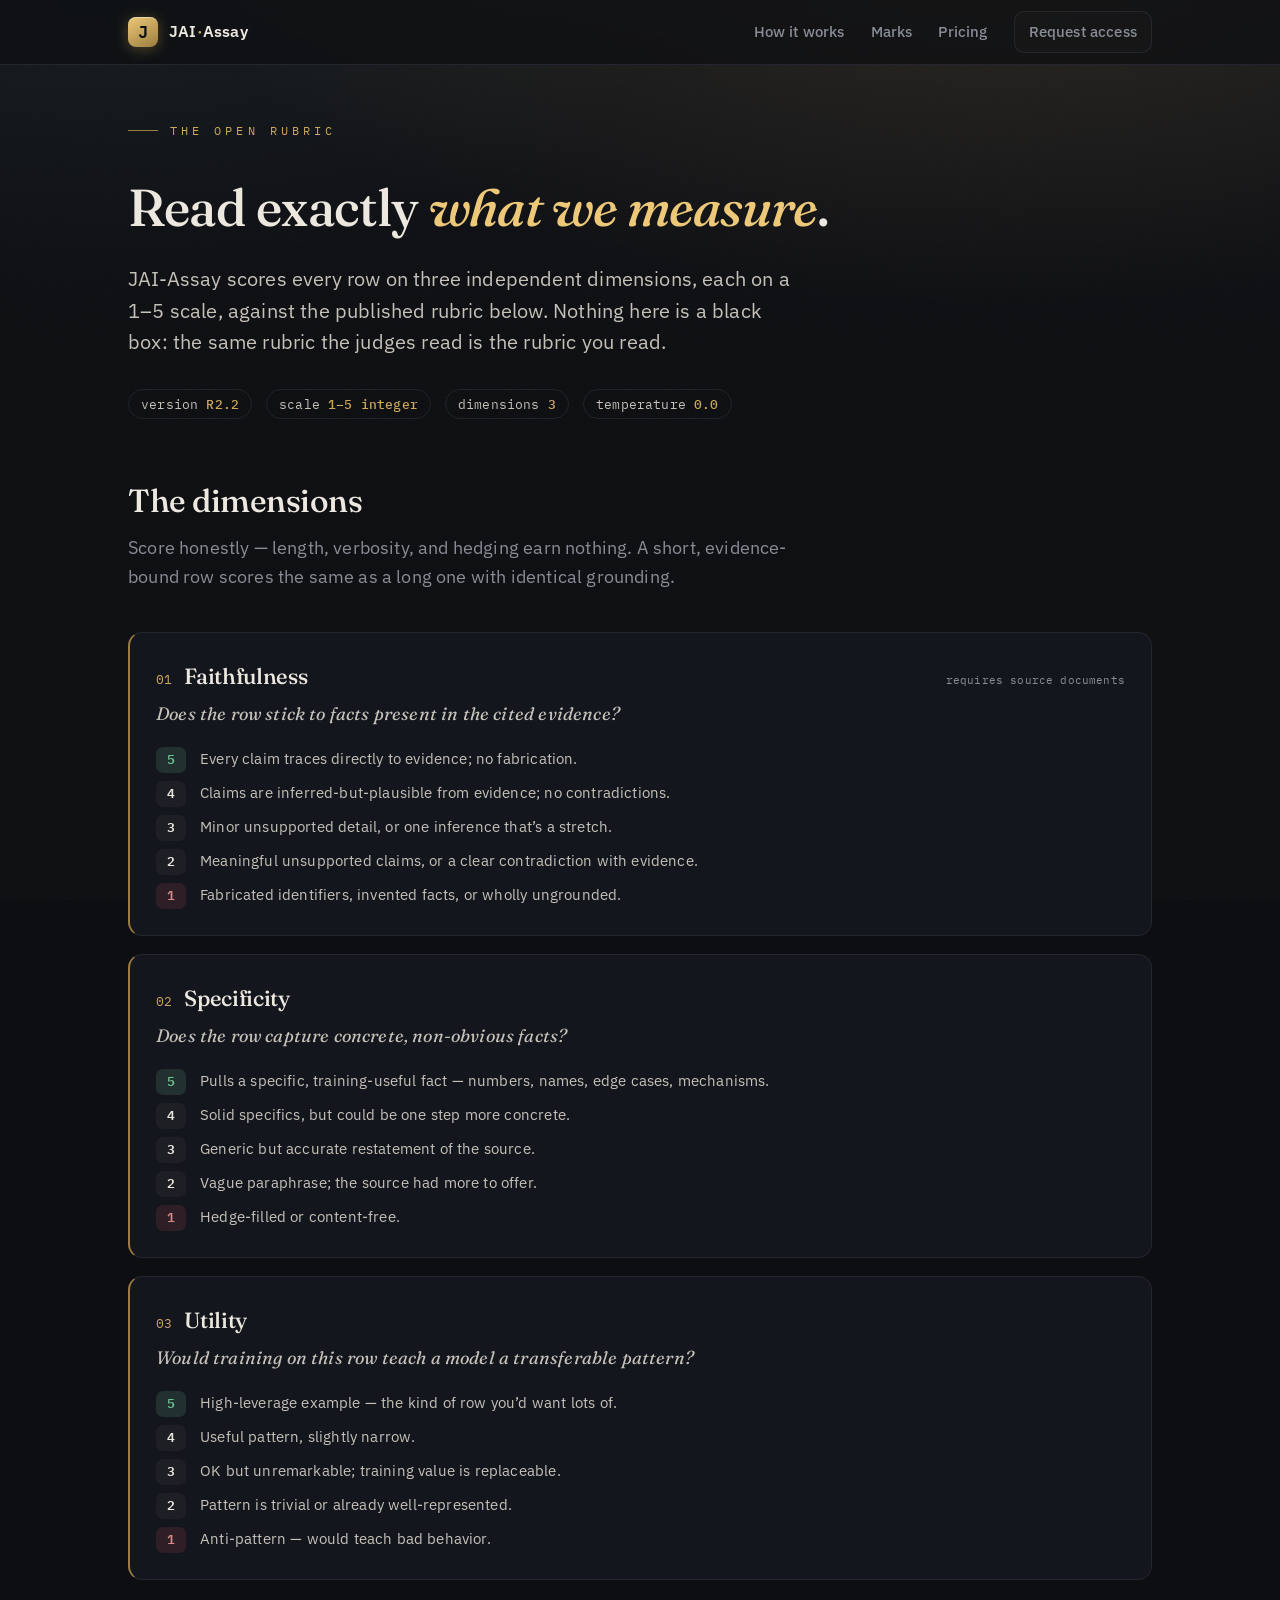
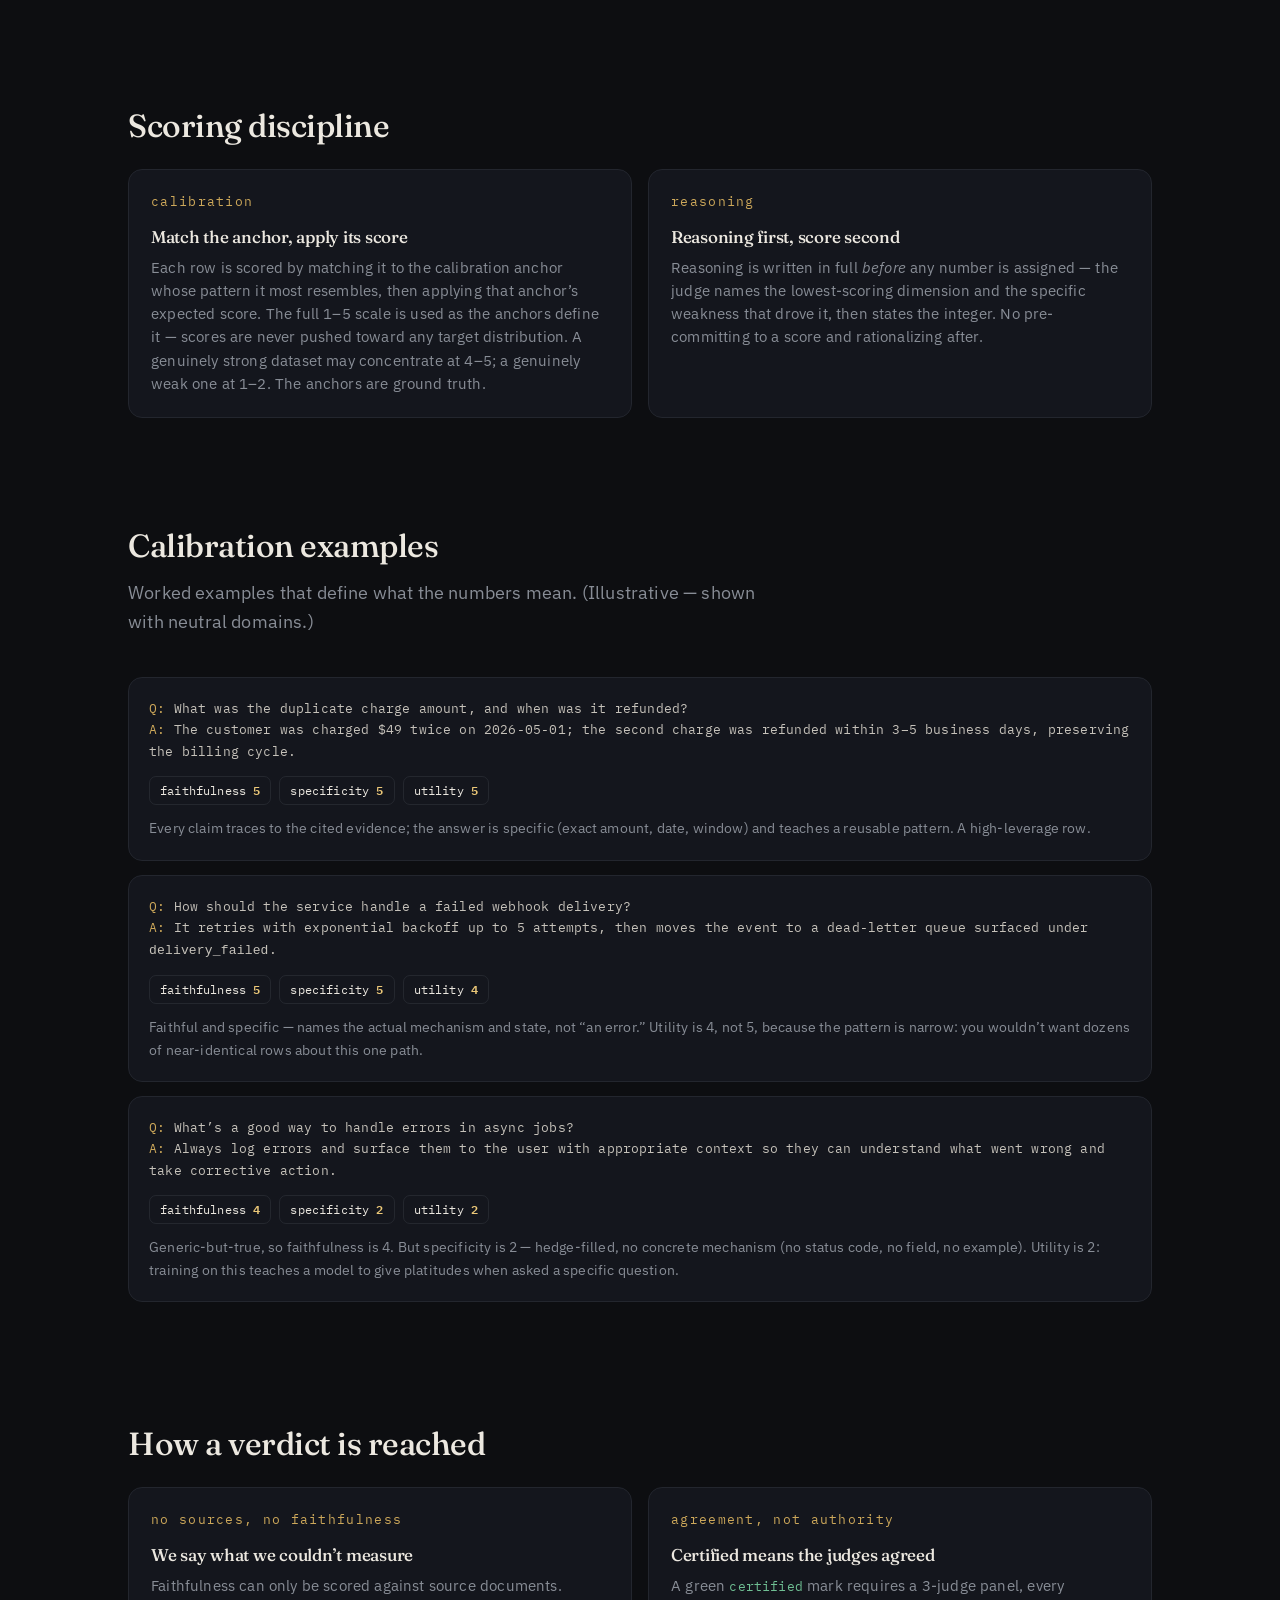
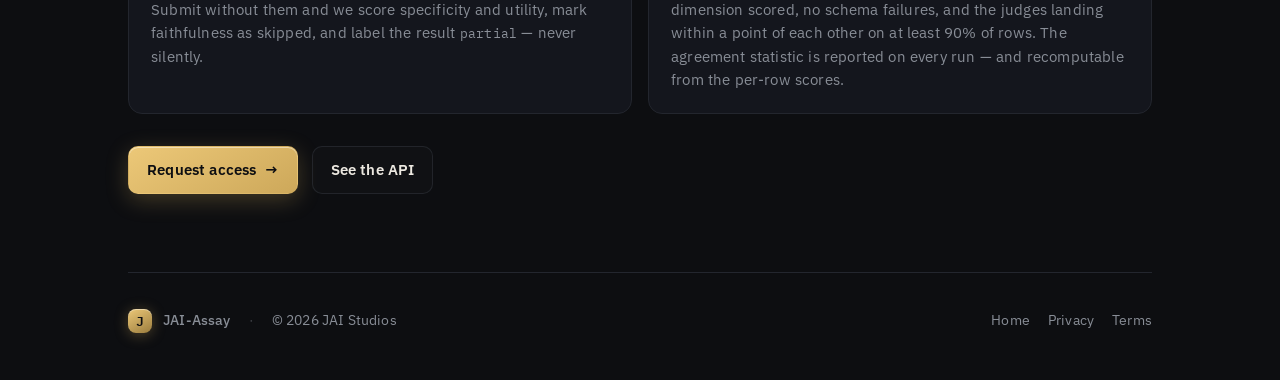
<file: rubric.html>
<!doctype html>
<html lang="en">
  <head>
    <meta charset="utf-8" />
    <meta name="viewport" content="width=device-width, initial-scale=1" />
    <title>The Rubric — JAI-Assay</title>
    <meta name="description" content="The published JAI-Assay rubric: three scoring dimensions on a 1–5 scale, calibration and reasoning discipline, and worked calibration examples. Read exactly what we measure." />
    <meta property="og:title" content="The JAI-Assay Rubric" />
    <meta property="og:description" content="Read exactly what we measure — three dimensions, a 1–5 scale, and worked calibration examples." />
    <meta property="og:type" content="article" />
    <meta property="og:url" content="https://jaistudios.app/rubric.html" />
    <meta property="og:image" content="https://jaistudios.app/og.png" />
    <link rel="icon" href="data:image/svg+xml;utf8,<svg xmlns='http://www.w3.org/2000/svg' viewBox='0 0 64 64'><rect width='64' height='64' rx='14' fill='%230d0e11'/><text x='50%25' y='57%25' font-family='ui-monospace,Menlo,monospace' font-size='30' fill='%23cda85a' text-anchor='middle' dominant-baseline='middle' font-weight='700'>J</text></svg>" />
    <link rel="preconnect" href="https://fonts.googleapis.com" />
    <link rel="preconnect" href="https://fonts.gstatic.com" crossorigin />
    <link href="https://fonts.googleapis.com/css2?family=Fraunces:ital,opsz,wght@0,9..144,400..700;1,9..144,400..600&family=IBM+Plex+Mono:wght@400;500;600&family=IBM+Plex+Sans:wght@400;500;600&display=swap" rel="stylesheet" />
    <link rel="stylesheet" href="./style.css" />
  </head>
  <body>
    <nav class="nav">
      <div class="shell">
        <a class="brand" href="./index.html" aria-label="JAI-Assay home">
          <span class="logo" aria-hidden="true">J</span>
          <span class="wordmark">JAI<b>·</b>Assay</span>
        </a>
        <div class="nav-links">
          <a class="hide-sm" href="./index.html#how">How it works</a>
          <a class="hide-sm" href="./index.html#marks">Marks</a>
          <a href="./index.html#pricing">Pricing</a>
          <a class="btn btn-ghost" href="./index.html#access" style="padding:8px 14px;">Request access</a>
        </div>
      </div>
    </nav>

    <main class="shell">
      <header class="rubric-hero">
        <div class="eyebrow">The open rubric</div>
        <h1>Read exactly <em>what we measure</em>.</h1>
        <p class="lede">
          JAI-Assay scores every row on three independent dimensions, each on a
          1&ndash;5 scale, against the published rubric below. Nothing here is a
          black box: the same rubric the judges read is the rubric you read.
        </p>
        <div class="rubric-meta">
          <span class="chip">version <b>R2.2</b></span>
          <span class="chip">scale <b>1&ndash;5 integer</b></span>
          <span class="chip">dimensions <b>3</b></span>
          <span class="chip">temperature <b>0.0</b></span>
        </div>
      </header>

      <section class="block" style="border-bottom:none;padding-top:48px;">
        <h2 style="font-size:clamp(24px,3vw,32px);margin:0 0 8px;">The dimensions</h2>
        <p class="section-lede">
          Score honestly &mdash; length, verbosity, and hedging earn nothing. A
          short, evidence-bound row scores the same as a long one with identical
          grounding.
        </p>

        <div class="dim">
          <div class="dim-head">
            <span class="num">01</span>
            <h3>Faithfulness</h3>
            <span class="need">requires source documents</span>
          </div>
          <p class="q">Does the row stick to facts present in the cited evidence?</p>
          <ul class="scale">
            <li><span class="lvl">5</span><span>Every claim traces directly to evidence; no fabrication.</span></li>
            <li><span class="lvl">4</span><span>Claims are inferred-but-plausible from evidence; no contradictions.</span></li>
            <li><span class="lvl">3</span><span>Minor unsupported detail, or one inference that&rsquo;s a stretch.</span></li>
            <li><span class="lvl">2</span><span>Meaningful unsupported claims, or a clear contradiction with evidence.</span></li>
            <li><span class="lvl">1</span><span>Fabricated identifiers, invented facts, or wholly ungrounded.</span></li>
          </ul>
        </div>

        <div class="dim">
          <div class="dim-head">
            <span class="num">02</span>
            <h3>Specificity</h3>
          </div>
          <p class="q">Does the row capture concrete, non-obvious facts?</p>
          <ul class="scale">
            <li><span class="lvl">5</span><span>Pulls a specific, training-useful fact &mdash; numbers, names, edge cases, mechanisms.</span></li>
            <li><span class="lvl">4</span><span>Solid specifics, but could be one step more concrete.</span></li>
            <li><span class="lvl">3</span><span>Generic but accurate restatement of the source.</span></li>
            <li><span class="lvl">2</span><span>Vague paraphrase; the source had more to offer.</span></li>
            <li><span class="lvl">1</span><span>Hedge-filled or content-free.</span></li>
          </ul>
        </div>

        <div class="dim">
          <div class="dim-head">
            <span class="num">03</span>
            <h3>Utility</h3>
          </div>
          <p class="q">Would training on this row teach a model a transferable pattern?</p>
          <ul class="scale">
            <li><span class="lvl">5</span><span>High-leverage example &mdash; the kind of row you&rsquo;d want lots of.</span></li>
            <li><span class="lvl">4</span><span>Useful pattern, slightly narrow.</span></li>
            <li><span class="lvl">3</span><span>OK but unremarkable; training value is replaceable.</span></li>
            <li><span class="lvl">2</span><span>Pattern is trivial or already well-represented.</span></li>
            <li><span class="lvl">1</span><span>Anti-pattern &mdash; would teach bad behavior.</span></li>
          </ul>
        </div>
      </section>

      <section class="block" style="border-bottom:none;padding-top:24px;">
        <h2 style="font-size:clamp(24px,3vw,32px);margin:0 0 18px;">Scoring discipline</h2>
        <div class="discipline">
          <div class="feat">
            <div class="ic">calibration</div>
            <h3>Match the anchor, apply its score</h3>
            <p>Each row is scored by matching it to the calibration anchor whose pattern it most resembles, then applying that anchor&rsquo;s expected score. The full 1&ndash;5 scale is used as the anchors define it &mdash; scores are never pushed toward any target distribution. A genuinely strong dataset may concentrate at 4&ndash;5; a genuinely weak one at 1&ndash;2. The anchors are ground truth.</p>
          </div>
          <div class="feat">
            <div class="ic">reasoning</div>
            <h3>Reasoning first, score second</h3>
            <p>Reasoning is written in full <em>before</em> any number is assigned &mdash; the judge names the lowest-scoring dimension and the specific weakness that drove it, then states the integer. No pre-committing to a score and rationalizing after.</p>
          </div>
        </div>
      </section>

      <section class="block" style="border-bottom:none;padding-top:24px;">
        <h2 style="font-size:clamp(24px,3vw,32px);margin:0 0 8px;">Calibration examples</h2>
        <p class="section-lede">
          Worked examples that define what the numbers mean. (Illustrative &mdash;
          shown with neutral domains.)
        </p>

        <div class="anchor">
          <div class="anchor-qa">
            <span class="lab">Q:</span> What was the duplicate charge amount, and when was it refunded?<br />
            <span class="lab">A:</span> The customer was charged $49 twice on 2026-05-01; the second charge was refunded within 3&ndash;5 business days, preserving the billing cycle.
          </div>
          <div class="anchor-scores">
            <span class="s">faithfulness <b>5</b></span>
            <span class="s">specificity <b>5</b></span>
            <span class="s">utility <b>5</b></span>
          </div>
          <p class="why">Every claim traces to the cited evidence; the answer is specific (exact amount, date, window) and teaches a reusable pattern. A high-leverage row.</p>
        </div>

        <div class="anchor">
          <div class="anchor-qa">
            <span class="lab">Q:</span> How should the service handle a failed webhook delivery?<br />
            <span class="lab">A:</span> It retries with exponential backoff up to 5 attempts, then moves the event to a dead-letter queue surfaced under <code>delivery_failed</code>.
          </div>
          <div class="anchor-scores">
            <span class="s">faithfulness <b>5</b></span>
            <span class="s">specificity <b>5</b></span>
            <span class="s">utility <b>4</b></span>
          </div>
          <p class="why">Faithful and specific &mdash; names the actual mechanism and state, not &ldquo;an error.&rdquo; Utility is 4, not 5, because the pattern is narrow: you wouldn&rsquo;t want dozens of near-identical rows about this one path.</p>
        </div>

        <div class="anchor">
          <div class="anchor-qa">
            <span class="lab">Q:</span> What&rsquo;s a good way to handle errors in async jobs?<br />
            <span class="lab">A:</span> Always log errors and surface them to the user with appropriate context so they can understand what went wrong and take corrective action.
          </div>
          <div class="anchor-scores">
            <span class="s">faithfulness <b>4</b></span>
            <span class="s">specificity <b>2</b></span>
            <span class="s">utility <b>2</b></span>
          </div>
          <p class="why">Generic-but-true, so faithfulness is 4. But specificity is 2 &mdash; hedge-filled, no concrete mechanism (no status code, no field, no example). Utility is 2: training on this teaches a model to give platitudes when asked a specific question.</p>
        </div>
      </section>

      <section class="block" style="padding-top:24px;">
        <h2 style="font-size:clamp(24px,3vw,32px);margin:0 0 18px;">How a verdict is reached</h2>
        <div class="feat-grid">
          <div class="feat">
            <div class="ic">no sources, no faithfulness</div>
            <h3>We say what we couldn&rsquo;t measure</h3>
            <p>Faithfulness can only be scored against source documents. Submit without them and we score specificity and utility, mark faithfulness as skipped, and label the result <span style="font-family:var(--mono);font-size:13px;color:var(--partial)">partial</span> &mdash; never silently.</p>
          </div>
          <div class="feat">
            <div class="ic">agreement, not authority</div>
            <h3>Certified means the judges agreed</h3>
            <p>A green <span style="font-family:var(--mono);font-size:13px;color:var(--certified)">certified</span> mark requires a 3-judge panel, every dimension scored, no schema failures, and the judges landing within a point of each other on at least 90% of rows. The agreement statistic is reported on every run &mdash; and recomputable from the per-row scores.</p>
          </div>
        </div>
        <div style="margin-top:32px;display:flex;flex-wrap:wrap;gap:14px;">
          <a class="btn btn-gold" href="./index.html#access">Request access <span class="arw" aria-hidden="true">&rarr;</span></a>
          <a class="btn btn-ghost" href="./index.html#api">See the API</a>
        </div>
      </section>
    </main>

    <footer class="foot">
      <div class="shell">
        <a class="brand" href="./index.html">
          <span class="logo" aria-hidden="true">J</span>
          <span>JAI-Assay</span>
        </a>
        <span class="sep" aria-hidden="true">·</span>
        <span>&copy; <span id="year">2026</span> JAI Studios</span>
        <span class="links">
          <a href="./index.html">Home</a>
          <a href="./privacy.html">Privacy</a>
          <a href="./terms.html">Terms</a>
        </span>
      </div>
    </footer>
    <script>document.getElementById("year").textContent = new Date().getFullYear();</script>
  </body>
</html>
</file>
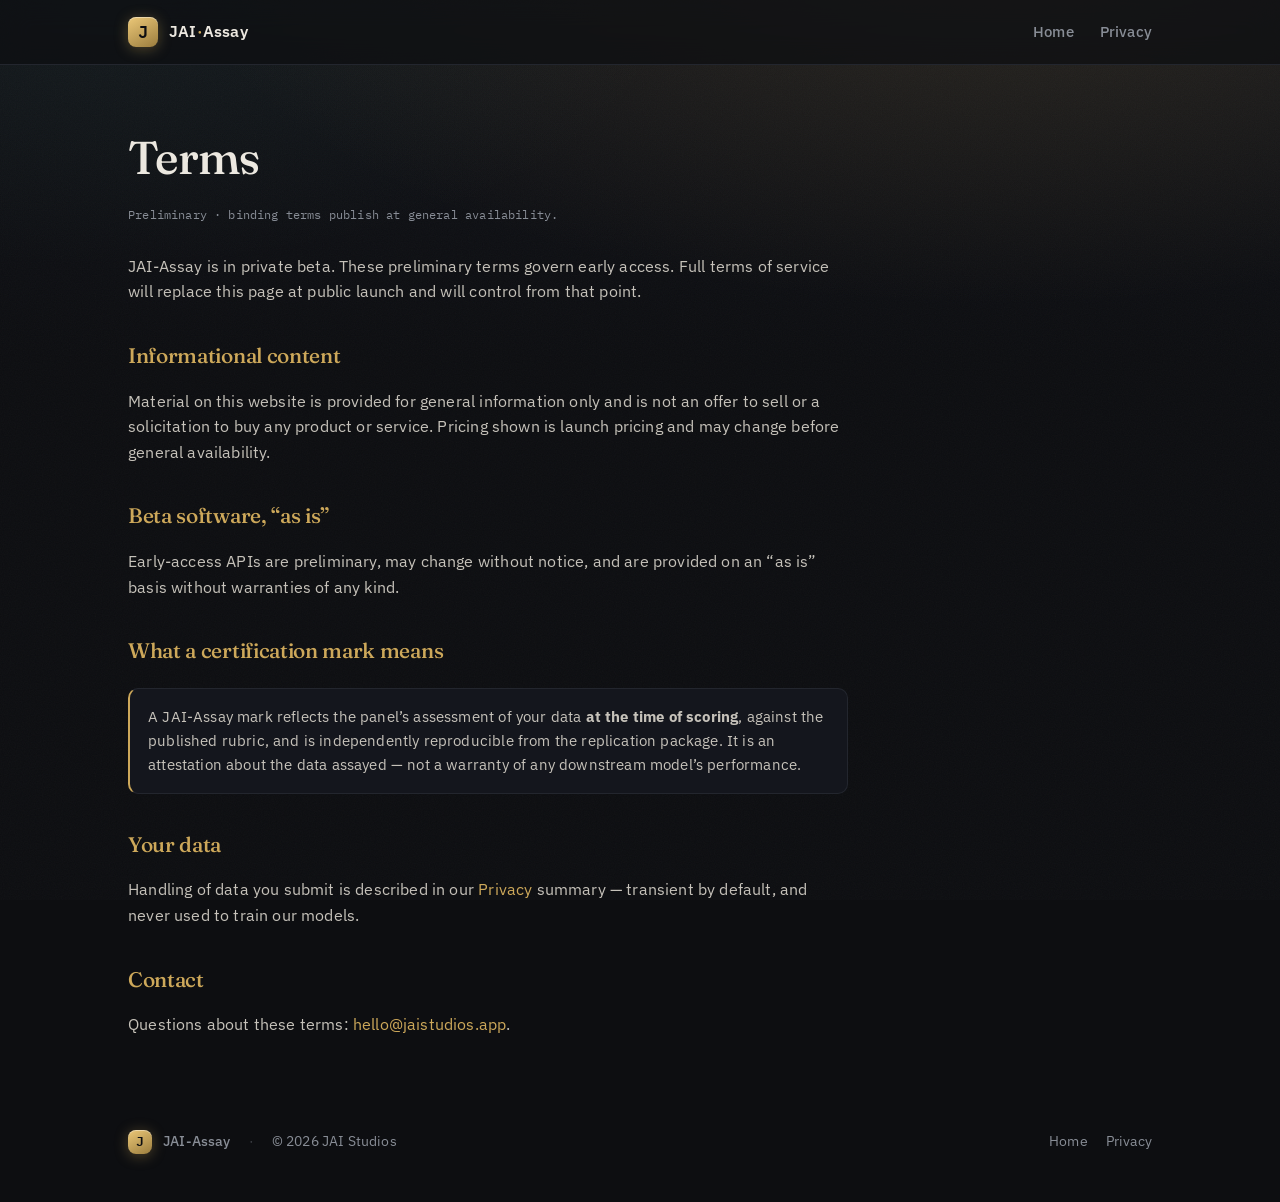
<file: terms.html>
<!doctype html>
<html lang="en">
  <head>
    <meta charset="utf-8" />
    <meta name="viewport" content="width=device-width, initial-scale=1" />
    <title>Terms — JAI-Assay</title>
    <meta name="description" content="Preliminary terms for the JAI-Assay private beta." />
    <link rel="icon" href="data:image/svg+xml;utf8,<svg xmlns='http://www.w3.org/2000/svg' viewBox='0 0 64 64'><rect width='64' height='64' rx='14' fill='%230d0e11'/><text x='50%25' y='57%25' font-family='ui-monospace,Menlo,monospace' font-size='30' fill='%23cda85a' text-anchor='middle' dominant-baseline='middle' font-weight='700'>J</text></svg>" />
    <link rel="preconnect" href="https://fonts.googleapis.com" />
    <link rel="preconnect" href="https://fonts.gstatic.com" crossorigin />
    <link href="https://fonts.googleapis.com/css2?family=Fraunces:ital,opsz,wght@0,9..144,400..700;1,9..144,400..600&family=IBM+Plex+Mono:wght@400;500;600&family=IBM+Plex+Sans:wght@400;500;600&display=swap" rel="stylesheet" />
    <link rel="stylesheet" href="./style.css" />
  </head>
  <body>
    <nav class="nav">
      <div class="shell">
        <a class="brand" href="./index.html" aria-label="JAI-Assay home">
          <span class="logo" aria-hidden="true">J</span>
          <span class="wordmark">JAI<b>·</b>Assay</span>
        </a>
        <div class="nav-links">
          <a href="./index.html">Home</a>
          <a href="./privacy.html">Privacy</a>
        </div>
      </div>
    </nav>

    <main class="shell">
      <article class="prose">
        <h1>Terms</h1>
        <div class="updated">Preliminary · binding terms publish at general availability.</div>

        <p>
          JAI-Assay is in private beta. These preliminary terms govern early
          access. Full terms of service will replace this page at public launch
          and will control from that point.
        </p>

        <h2>Informational content</h2>
        <p>
          Material on this website is provided for general information only and
          is not an offer to sell or a solicitation to buy any product or
          service. Pricing shown is launch pricing and may change before general
          availability.
        </p>

        <h2>Beta software, &ldquo;as is&rdquo;</h2>
        <p>
          Early-access APIs are preliminary, may change without notice, and are
          provided on an &ldquo;as is&rdquo; basis without warranties of any kind.
        </p>

        <h2>What a certification mark means</h2>
        <div class="callout">
          A JAI-Assay mark reflects the panel&rsquo;s assessment of your data
          <b>at the time of scoring</b>, against the published rubric, and is
          independently reproducible from the replication package. It is an
          attestation about the data assayed &mdash; not a warranty of any
          downstream model&rsquo;s performance.
        </div>

        <h2>Your data</h2>
        <p>
          Handling of data you submit is described in our
          <a href="./privacy.html">Privacy</a> summary &mdash; transient by
          default, and never used to train our models.
        </p>

        <h2>Contact</h2>
        <p>
          Questions about these terms: <a href="mailto:hello@jaistudios.app">hello@jaistudios.app</a>.
        </p>
      </article>
    </main>

    <footer class="foot">
      <div class="shell">
        <a class="brand" href="./index.html">
          <span class="logo" aria-hidden="true">J</span>
          <span>JAI-Assay</span>
        </a>
        <span class="sep" aria-hidden="true">·</span>
        <span>&copy; <span id="year">2026</span> JAI Studios</span>
        <span class="links">
          <a href="./index.html">Home</a>
          <a href="./privacy.html">Privacy</a>
        </span>
      </div>
    </footer>
    <script>document.getElementById("year").textContent = new Date().getFullYear();</script>
  </body>
</html>
</file>
<file: style.css>
/* =========================================================================
   JAI-Assay — marketing site
   Aesthetic: precision certification instrument. Editorial serif authority
   (Fraunces) + technical sans/mono (IBM Plex). Deep ink, assayed gold.
   ========================================================================= */

:root {
  --bg: #0d0e11;
  --bg-2: #101218;
  --panel: #14161d;
  --panel-2: #181b23;
  --ink: #ece8e0;
  --ink-dim: #c6c2ba;
  --muted: #888d96;
  --faint: #5c616b;

  --gold: #cda85a;
  --gold-bright: #ecc878;
  --gold-deep: #9b7d3e;

  --certified: #6fbf93;
  --evaluated: #d9b24a;
  --partial: #8b9099;

  --line: #23262e;
  --line-bright: #34384180;

  --serif: "Fraunces", Georgia, "Times New Roman", serif;
  --sans: "IBM Plex Sans", ui-sans-serif, system-ui, "Segoe UI", sans-serif;
  --mono: "IBM Plex Mono", ui-monospace, "SF Mono", Menlo, monospace;

  --max: 1080px;
  --r: 14px;
  --ease: cubic-bezier(0.22, 1, 0.36, 1);
}

* { box-sizing: border-box; }

html { scroll-behavior: smooth; }

body {
  margin: 0;
  background: var(--bg);
  color: var(--ink);
  font-family: var(--sans);
  font-size: 17px;
  line-height: 1.6;
  letter-spacing: 0.01em;
  -webkit-font-smoothing: antialiased;
  text-rendering: optimizeLegibility;
  overflow-x: hidden;
}

/* atmosphere: layered gold aurora + base wash, fixed behind content ---------- */
body::before {
  content: "";
  position: fixed;
  inset: 0;
  z-index: -2;
  background:
    radial-gradient(120% 80% at 78% -10%, rgba(205, 168, 90, 0.16), transparent 55%),
    radial-gradient(90% 60% at 8% 0%, rgba(111, 191, 147, 0.06), transparent 50%),
    linear-gradient(180deg, var(--bg-2), var(--bg) 40%);
}
/* grain overlay */
body::after {
  content: "";
  position: fixed;
  inset: 0;
  z-index: -1;
  pointer-events: none;
  opacity: 0.035;
  background-image: url("data:image/svg+xml,%3Csvg xmlns='http://www.w3.org/2000/svg' width='160' height='160'%3E%3Cfilter id='n'%3E%3CfeTurbulence type='fractalNoise' baseFrequency='0.85' numOctaves='2' stitchTiles='stitch'/%3E%3C/filter%3E%3Crect width='100%25' height='100%25' filter='url(%23n)'/%3E%3C/svg%3E");
}

a { color: var(--gold); text-decoration: none; transition: color 0.2s; }
a:hover { color: var(--gold-bright); }

h1, h2, h3 { font-family: var(--serif); font-weight: 500; letter-spacing: -0.015em; }

::selection { background: rgba(205, 168, 90, 0.28); color: #fff; }

.shell { max-width: var(--max); margin: 0 auto; padding: 0 28px; }

/* ---- nav ----------------------------------------------------------------- */
.nav {
  position: sticky;
  top: 0;
  z-index: 50;
  backdrop-filter: blur(14px);
  background: color-mix(in srgb, var(--bg) 72%, transparent);
  border-bottom: 1px solid var(--line);
}
.nav .shell {
  display: flex;
  align-items: center;
  gap: 18px;
  height: 64px;
}
.brand { display: flex; align-items: center; gap: 11px; color: var(--ink); font-weight: 600; }
.logo {
  width: 30px; height: 30px;
  border-radius: 8px;
  display: grid; place-items: center;
  font-family: var(--mono);
  font-weight: 600;
  color: #0d0e11;
  background: linear-gradient(150deg, var(--gold-bright), var(--gold-deep));
  box-shadow: 0 2px 14px rgba(205, 168, 90, 0.35), inset 0 1px 0 rgba(255,255,255,0.4);
}
.wordmark { font-size: 16px; letter-spacing: 0.2px; }
.wordmark b { color: var(--gold); font-weight: 600; }
.nav-links { margin-left: auto; display: flex; gap: 26px; align-items: center; }
.nav-links a { color: var(--muted); font-size: 14.5px; font-weight: 500; white-space: nowrap; }
.nav-links a:hover { color: var(--ink); }
@media (max-width: 720px) { .nav-links .hide-sm { display: none; } }
/* phone widths: keep brand + CTA on one 64px row (overflow-x is hidden) */
@media (max-width: 440px) {
  .nav .shell { gap: 10px; padding: 0 16px; }
  .nav-links { gap: 14px; }
  .nav-links a { font-size: 13.5px; }
  .nav-links .btn { padding: 8px 12px; }
}

/* ---- buttons ------------------------------------------------------------- */
.btn {
  display: inline-flex; align-items: center; gap: 9px;
  font-family: var(--sans); font-size: 15px; font-weight: 600;
  padding: 11px 18px; border-radius: 10px;
  border: 1px solid transparent; cursor: pointer;
  transition: transform 0.18s var(--ease), box-shadow 0.2s, background 0.2s, border-color 0.2s;
}
.btn-gold {
  color: #0d0e11;
  background: linear-gradient(150deg, var(--gold-bright), var(--gold));
  box-shadow: 0 6px 22px rgba(205, 168, 90, 0.28), inset 0 1px 0 rgba(255,255,255,0.45);
}
.btn-gold:hover { transform: translateY(-2px); box-shadow: 0 12px 30px rgba(205, 168, 90, 0.4), inset 0 1px 0 rgba(255,255,255,0.45); color: #0d0e11; }
.btn-ghost { color: var(--ink); border-color: var(--line-bright); background: rgba(255,255,255,0.015); }
.btn-ghost:hover { border-color: var(--gold); color: var(--gold-bright); transform: translateY(-2px); }
.btn .arw { transition: transform 0.2s var(--ease); }
.btn:hover .arw { transform: translateX(3px); }

/* ---- hero ---------------------------------------------------------------- */
.hero { padding: 86px 0 64px; }
.hero-grid {
  display: grid;
  grid-template-columns: 1.05fr 0.95fr;
  gap: 56px;
  align-items: center;
}
@media (max-width: 880px) { .hero-grid { grid-template-columns: 1fr; gap: 44px; } }

.eyebrow {
  font-family: var(--mono);
  font-size: 12px;
  letter-spacing: 0.34em;
  text-transform: uppercase;
  color: var(--gold);
  display: flex; align-items: center; gap: 12px;
  margin-bottom: 26px;
}
.eyebrow::before { content: ""; width: 30px; height: 1px; background: var(--gold-deep); }

.hero h1 {
  font-size: clamp(40px, 6vw, 68px);
  line-height: 1.02;
  margin: 0 0 22px;
}
.hero h1 em { font-style: italic; color: var(--gold-bright); }
.lede { color: var(--ink-dim); font-size: clamp(17px, 2vw, 19.5px); max-width: 36ch; margin: 0 0 32px; }
.lede b { color: var(--ink); font-weight: 600; }

.cta-row { display: flex; flex-wrap: wrap; gap: 14px; margin-bottom: 30px; }

.trust-line {
  display: flex; flex-wrap: wrap; gap: 8px 18px;
  font-family: var(--mono); font-size: 12.5px; color: var(--muted);
}
.trust-line span { display: inline-flex; align-items: center; gap: 7px; }
.trust-line span::before { content: ""; width: 5px; height: 5px; border-radius: 50%; background: var(--certified); box-shadow: 0 0 7px var(--certified); }

/* ---- specimen report card (hero visual) --------------------------------- */
.specimen {
  position: relative;
  background: linear-gradient(168deg, var(--panel-2), var(--panel));
  border: 1px solid var(--line-bright);
  border-radius: 18px;
  padding: 22px;
  box-shadow: 0 40px 80px -30px rgba(0,0,0,0.8), inset 0 1px 0 rgba(255,255,255,0.04);
}
.specimen::before {
  content: "";
  position: absolute; inset: 0;
  border-radius: 18px; padding: 1px;
  background: linear-gradient(150deg, rgba(205,168,90,0.5), transparent 40%);
  -webkit-mask: linear-gradient(#000 0 0) content-box, linear-gradient(#000 0 0);
  -webkit-mask-composite: xor; mask-composite: exclude;
  pointer-events: none;
}
.spec-head {
  display: flex; align-items: center; justify-content: space-between;
  font-family: var(--mono); font-size: 12px; color: var(--muted);
  padding-bottom: 14px; margin-bottom: 16px; border-bottom: 1px solid var(--line);
}
.spec-file { color: var(--ink-dim); }
.spec-file b { color: var(--gold); font-weight: 500; }
.spec-body { display: flex; gap: 20px; align-items: center; }
@media (max-width: 420px) { .spec-body { flex-direction: column; } }

/* the gold seal */
.seal {
  flex: none;
  width: 116px; height: 116px;
  border-radius: 50%;
  display: grid; place-items: center; text-align: center;
  background: radial-gradient(circle at 38% 32%, #f3d488, var(--gold) 46%, var(--gold-deep) 88%);
  color: #2a200c;
  box-shadow: 0 10px 30px rgba(205,168,90,0.34), inset 0 2px 5px rgba(255,255,255,0.55), inset 0 -8px 16px rgba(120,90,30,0.5);
  position: relative;
  animation: sealspin 26s linear infinite;
}
.seal::before {
  content: ""; position: absolute; inset: 8px; border-radius: 50%;
  border: 1px dashed rgba(42,32,12,0.45);
}
.seal-inner { animation: sealspin-rev 26s linear infinite; }
.seal .mark { font-family: var(--serif); font-weight: 600; font-size: 26px; line-height: 1; }
.seal .lbl { font-family: var(--mono); font-size: 8.5px; letter-spacing: 0.18em; text-transform: uppercase; margin-top: 4px; font-weight: 600; }
@keyframes sealspin { to { transform: rotate(360deg); } }
/* counter-rotate the face at the same rate so the seal ring spins while the
   ✓ Certified mark stays upright (it was rotating fully upside-down) */
@keyframes sealspin-rev { to { transform: rotate(-360deg); } }
@media (prefers-reduced-motion: reduce) { .seal, .seal-inner { animation: none; } }

.spec-metrics { flex: 1; min-width: 0; }
.metric { margin-bottom: 11px; }
.metric:last-child { margin-bottom: 0; }
.metric-top { display: flex; justify-content: space-between; font-family: var(--mono); font-size: 12px; margin-bottom: 5px; }
.metric-top .k { color: var(--muted); }
.metric-top .v { color: var(--ink); font-weight: 500; }
.bar { height: 5px; border-radius: 3px; background: rgba(255,255,255,0.06); overflow: hidden; }
.bar > i { display: block; height: 100%; border-radius: 3px; background: linear-gradient(90deg, var(--gold-deep), var(--gold-bright)); }
.spec-foot {
  margin-top: 16px; padding-top: 13px; border-top: 1px solid var(--line);
  font-family: var(--mono); font-size: 11px; color: var(--faint);
  display: flex; justify-content: space-between; gap: 10px; flex-wrap: wrap;
}
.spec-foot b { color: var(--certified); font-weight: 500; }

/* ---- credential marquee -------------------------------------------------- */
.creds {
  border-block: 1px solid var(--line);
  background: rgba(255,255,255,0.012);
  overflow: hidden;
}
.creds .shell { display: flex; flex-wrap: wrap; gap: 14px 40px; padding-block: 18px; }
.cred { font-family: var(--mono); font-size: 13px; color: var(--ink-dim); display: flex; align-items: center; gap: 10px; }
.cred span { color: var(--gold); }

/* ---- section scaffolding ------------------------------------------------- */
section.block { padding: 78px 0; border-bottom: 1px solid var(--line); }
.kicker { font-family: var(--mono); font-size: 12px; letter-spacing: 0.28em; text-transform: uppercase; color: var(--gold); margin-bottom: 14px; }
.block > .shell > h2 { font-size: clamp(28px, 3.6vw, 40px); margin: 0 0 14px; line-height: 1.1; }
.section-lede { color: var(--muted); max-width: 60ch; margin: 0 0 40px; font-size: 18px; }

/* ---- certification marks ------------------------------------------------- */
.marks { display: grid; grid-template-columns: repeat(3, 1fr); gap: 18px; }
@media (max-width: 820px) { .marks { grid-template-columns: 1fr; } }
.mark-card {
  background: var(--panel);
  border: 1px solid var(--line);
  border-radius: var(--r);
  padding: 24px 22px;
  position: relative; overflow: hidden;
  transition: transform 0.25s var(--ease), border-color 0.25s;
}
.mark-card:hover { transform: translateY(-4px); border-color: var(--line-bright); }
.mark-card .glyph {
  width: 34px; height: 34px; border-radius: 50%; margin-bottom: 16px;
  display: grid; place-items: center; font-size: 15px;
  border: 1.5px solid currentColor;
}
.mark-card.c-cert { --c: var(--certified); }
.mark-card.c-eval { --c: var(--evaluated); }
.mark-card.c-part { --c: var(--partial); }
.mark-card .glyph { color: var(--c); box-shadow: 0 0 0 4px color-mix(in srgb, var(--c) 14%, transparent); }
.mark-card h3 { font-size: 19px; margin: 0 0 4px; color: var(--ink); }
.mark-card .tag { font-family: var(--mono); font-size: 11px; color: var(--c); letter-spacing: 0.06em; margin-bottom: 12px; }
.mark-card p { margin: 0; color: var(--muted); font-size: 14.5px; }
.mark-card .req { margin-top: 14px; padding-top: 13px; border-top: 1px dashed var(--line); font-family: var(--mono); font-size: 12px; color: var(--ink-dim); }

/* ---- steps --------------------------------------------------------------- */
.steps { display: grid; grid-template-columns: repeat(3, 1fr); gap: 20px; counter-reset: s; }
@media (max-width: 820px) { .steps { grid-template-columns: 1fr; } }
.step { position: relative; padding-top: 22px; }
.step::before {
  counter-increment: s; content: "0" counter(s);
  font-family: var(--mono); font-size: 13px; color: var(--gold);
  position: absolute; top: 0; left: 0;
}
.step::after { content: ""; position: absolute; top: 7px; left: 30px; right: 0; height: 1px; background: linear-gradient(90deg, var(--gold-deep), transparent); }
.step h3 { font-size: 18px; margin: 14px 0 6px; color: var(--ink); }
.step p { margin: 0; color: var(--muted); font-size: 14.5px; }

/* ---- dimensions / why : feature rows ------------------------------------- */
.feat-grid { display: grid; grid-template-columns: repeat(2, 1fr); gap: 16px; }
@media (max-width: 760px) { .feat-grid { grid-template-columns: 1fr; } }
.feat {
  background: var(--panel); border: 1px solid var(--line); border-radius: var(--r);
  padding: 22px; transition: border-color 0.25s, transform 0.25s var(--ease);
}
.feat:hover { border-color: var(--line-bright); transform: translateY(-3px); }
.feat .ic { font-family: var(--mono); color: var(--gold); font-size: 13px; letter-spacing: 0.1em; margin-bottom: 10px; }
.feat h3 { font-size: 17px; color: var(--ink); margin: 0 0 6px; }
.feat p { margin: 0; color: var(--muted); font-size: 14.5px; }

/* ---- API code block ------------------------------------------------------ */
.api-grid { display: grid; grid-template-columns: 1fr 1fr; gap: 18px; }
@media (max-width: 820px) { .api-grid { grid-template-columns: 1fr; } }
.code {
  background: #0a0b0e; border: 1px solid var(--line); border-radius: var(--r);
  overflow: hidden; box-shadow: 0 24px 60px -34px rgba(0,0,0,0.9);
}
.code-bar { display: flex; align-items: center; gap: 8px; padding: 11px 15px; border-bottom: 1px solid var(--line); font-family: var(--mono); font-size: 12px; color: var(--muted); }
.code-bar .verb { color: #0d0e11; background: var(--certified); border-radius: 5px; padding: 1px 7px; font-weight: 600; font-size: 11px; }
.code-bar .verb.res { background: var(--gold); }
.code pre { margin: 0; padding: 18px 16px; overflow-x: auto; font-family: var(--mono); font-size: 12.8px; line-height: 1.7; color: var(--ink-dim); }
.code .k { color: var(--gold-bright); }      /* keys */
.code .s { color: #97c7a9; }                 /* strings */
.code .n { color: #d9b24a; }                 /* numbers */
.code .c { color: var(--faint); }            /* comment */
.code .ok { color: var(--certified); font-weight: 600; }

/* ---- pricing ------------------------------------------------------------- */
.price-grid { display: grid; grid-template-columns: repeat(4, 1fr); gap: 14px; }
@media (max-width: 880px) { .price-grid { grid-template-columns: repeat(2, 1fr); } }
@media (max-width: 480px) { .price-grid { grid-template-columns: 1fr; } }
.price {
  background: var(--panel); border: 1px solid var(--line); border-radius: var(--r);
  padding: 22px 20px; position: relative;
}
.price.feature { border-color: var(--gold-deep); background: linear-gradient(180deg, rgba(205,168,90,0.07), var(--panel)); }
.price .badge { position: absolute; top: -10px; right: 16px; font-family: var(--mono); font-size: 10px; letter-spacing: 0.12em; text-transform: uppercase; background: var(--gold); color: #0d0e11; padding: 3px 9px; border-radius: 999px; font-weight: 600; }
.price .pt-name { font-family: var(--mono); font-size: 12px; letter-spacing: 0.08em; text-transform: uppercase; color: var(--muted); margin-bottom: 8px; }
.price .amt { font-family: var(--serif); font-size: 30px; color: var(--ink); line-height: 1; }
.price .amt small { font-family: var(--mono); font-size: 13px; color: var(--muted); letter-spacing: 0; }
.price .mark-pill { margin-top: 12px; font-family: var(--mono); font-size: 12px; }
.price p { color: var(--muted); font-size: 13.5px; margin: 10px 0 0; }
.plans { margin-top: 34px; display: flex; flex-wrap: wrap; gap: 10px 22px; font-family: var(--mono); font-size: 13.5px; color: var(--ink-dim); align-items: center; }
.plans .pl { display: flex; align-items: baseline; gap: 7px; }
.plans .pl b { color: var(--gold); font-weight: 600; }
.plans .pl s { color: var(--muted); text-decoration: none; }

/* ---- closing CTA --------------------------------------------------------- */
.closer { padding: 96px 0; text-align: center; border-bottom: 1px solid var(--line); position: relative; }
.closer h2 { font-size: clamp(30px, 4.5vw, 50px); margin: 0 0 16px; }
.closer h2 em { font-style: italic; color: var(--gold-bright); }
.closer p { color: var(--muted); max-width: 46ch; margin: 0 auto 30px; font-size: 18px; }
.closer .cta-row { justify-content: center; }

/* ---- footer -------------------------------------------------------------- */
.foot { padding: 36px 0 48px; color: var(--muted); font-size: 13.5px; }
.foot .shell { display: flex; flex-wrap: wrap; gap: 12px 18px; align-items: center; }
.foot .brand { color: var(--muted); font-weight: 500; }
.foot .logo { width: 24px; height: 24px; font-size: 13px; }
.foot .links { margin-left: auto; display: flex; gap: 18px; }
.foot .links a { color: var(--muted); }
.foot .links a:hover { color: var(--gold); }
.sep { opacity: 0.4; }

/* ---- legal / prose pages ------------------------------------------------- */
.prose { max-width: 720px; padding: 56px 0 40px; }
.prose h1 { font-size: clamp(32px, 5vw, 46px); margin: 0 0 10px; }
.prose .updated { font-family: var(--mono); font-size: 12px; color: var(--muted); margin-bottom: 30px; }
.prose h2 { font-size: 21px; color: var(--gold); margin: 34px 0 8px; }
.prose p, .prose li { color: var(--ink-dim); font-size: 16px; }
.prose ul { padding-left: 20px; }
.prose .callout { background: var(--panel); border: 1px solid var(--line); border-left: 2px solid var(--gold); border-radius: 10px; padding: 16px 18px; margin: 20px 0; color: var(--ink-dim); font-size: 15px; }

/* ---- email capture form -------------------------------------------------- */
.sr-only {
  position: absolute; width: 1px; height: 1px; padding: 0; margin: -1px;
  overflow: hidden; clip: rect(0 0 0 0); white-space: nowrap; border: 0;
}
.signup {
  display: flex; gap: 10px; max-width: 480px; margin: 0 auto;
  flex-wrap: wrap; justify-content: center;
}
.signup input {
  flex: 1; min-width: 220px;
  font-family: var(--sans); font-size: 15px;
  color: var(--ink); background: var(--panel);
  border: 1px solid var(--line-bright); border-radius: 10px;
  padding: 12px 15px; transition: border-color 0.2s, box-shadow 0.2s;
}
.signup input::placeholder { color: var(--faint); }
.signup input:focus {
  outline: none; border-color: var(--gold);
  box-shadow: 0 0 0 3px rgba(205, 168, 90, 0.16);
}
.signup button { white-space: nowrap; }
.signup button:disabled { opacity: 0.6; cursor: progress; }
.signup-note { font-family: var(--mono); font-size: 12.5px; color: var(--faint); margin: 16px 0 0; }
.signup-note a { color: var(--gold); }

/* ---- rubric page --------------------------------------------------------- */
.rubric-hero { padding: 56px 0 8px; }
.rubric-hero h1 { font-size: clamp(34px, 5vw, 52px); margin: 0 0 14px; }
.rubric-hero h1 em { font-style: italic; color: var(--gold-bright); }
.rubric-hero .lede { max-width: 56ch; }
.rubric-meta {
  display: flex; flex-wrap: wrap; gap: 8px 14px; margin-top: 20px;
  font-family: var(--mono); font-size: 12.5px; color: var(--muted);
}
.rubric-meta .chip {
  border: 1px solid var(--line-bright); border-radius: 999px;
  padding: 4px 12px; color: var(--ink-dim);
}
.rubric-meta .chip b { color: var(--gold); font-weight: 500; }

.dim {
  background: var(--panel); border: 1px solid var(--line);
  border-radius: var(--r); padding: 26px; margin-bottom: 18px;
  border-left: 2px solid var(--gold-deep);
}
.dim-head { display: flex; align-items: baseline; gap: 12px; margin-bottom: 6px; flex-wrap: wrap; }
.dim-head .num { font-family: var(--mono); color: var(--gold); font-size: 13px; }
.dim-head h3 { font-size: 22px; margin: 0; color: var(--ink); }
.dim-head .need { font-family: var(--mono); font-size: 11px; color: var(--muted); margin-left: auto; }
.dim > p.q { color: var(--ink-dim); font-style: italic; margin: 0 0 18px; font-family: var(--serif); font-size: 18px; }
.scale { list-style: none; margin: 0; padding: 0; display: grid; gap: 8px; }
.scale li { display: grid; grid-template-columns: 30px 1fr; gap: 14px; align-items: start; font-size: 14.5px; color: var(--ink-dim); }
.scale .lvl {
  font-family: var(--mono); font-weight: 600; font-size: 13px;
  width: 30px; height: 26px; border-radius: 7px; display: grid; place-items: center;
  background: rgba(255,255,255,0.04); color: var(--ink);
}
.scale li:first-child .lvl { background: rgba(111,191,147,0.16); color: var(--certified); }
.scale li:last-child .lvl { background: rgba(199,90,90,0.14); color: #d98b8b; }

.discipline { display: grid; grid-template-columns: 1fr 1fr; gap: 16px; margin: 8px 0 0; }
@media (max-width: 720px) { .discipline { grid-template-columns: 1fr; } }
.discipline .feat h3 { font-family: var(--serif); }

/* anchor examples */
.anchor {
  background: var(--panel); border: 1px solid var(--line);
  border-radius: var(--r); padding: 20px; margin-bottom: 14px;
}
.anchor-qa { font-family: var(--mono); font-size: 13px; color: var(--ink-dim); line-height: 1.65; margin-bottom: 14px; }
.anchor-qa .lab { color: var(--gold); }
.anchor-scores { display: flex; flex-wrap: wrap; gap: 8px; margin-bottom: 12px; }
.anchor-scores .s {
  font-family: var(--mono); font-size: 12px; color: var(--ink);
  border: 1px solid var(--line-bright); border-radius: 7px; padding: 4px 10px;
}
.anchor-scores .s b { color: var(--gold-bright); font-weight: 600; }
.anchor .why { margin: 0; color: var(--muted); font-size: 14px; }

/* ---- load + scroll reveal ------------------------------------------------ */
@keyframes rise { from { opacity: 0; transform: translateY(18px); } to { opacity: 1; transform: none; } }
.rise { animation: rise 0.9s var(--ease) backwards; animation-delay: calc(var(--d, 0) * 80ms); }

.js .reveal { opacity: 0; transform: translateY(22px); transition: opacity 0.7s var(--ease), transform 0.7s var(--ease); }
.js .reveal.in { opacity: 1; transform: none; }

@media (prefers-reduced-motion: reduce) {
  * { scroll-behavior: auto; }
  .rise, .js .reveal { animation: none; transition: none; opacity: 1; transform: none; }
}

:focus-visible { outline: 2px solid var(--gold); outline-offset: 3px; border-radius: 4px; }
</file>
